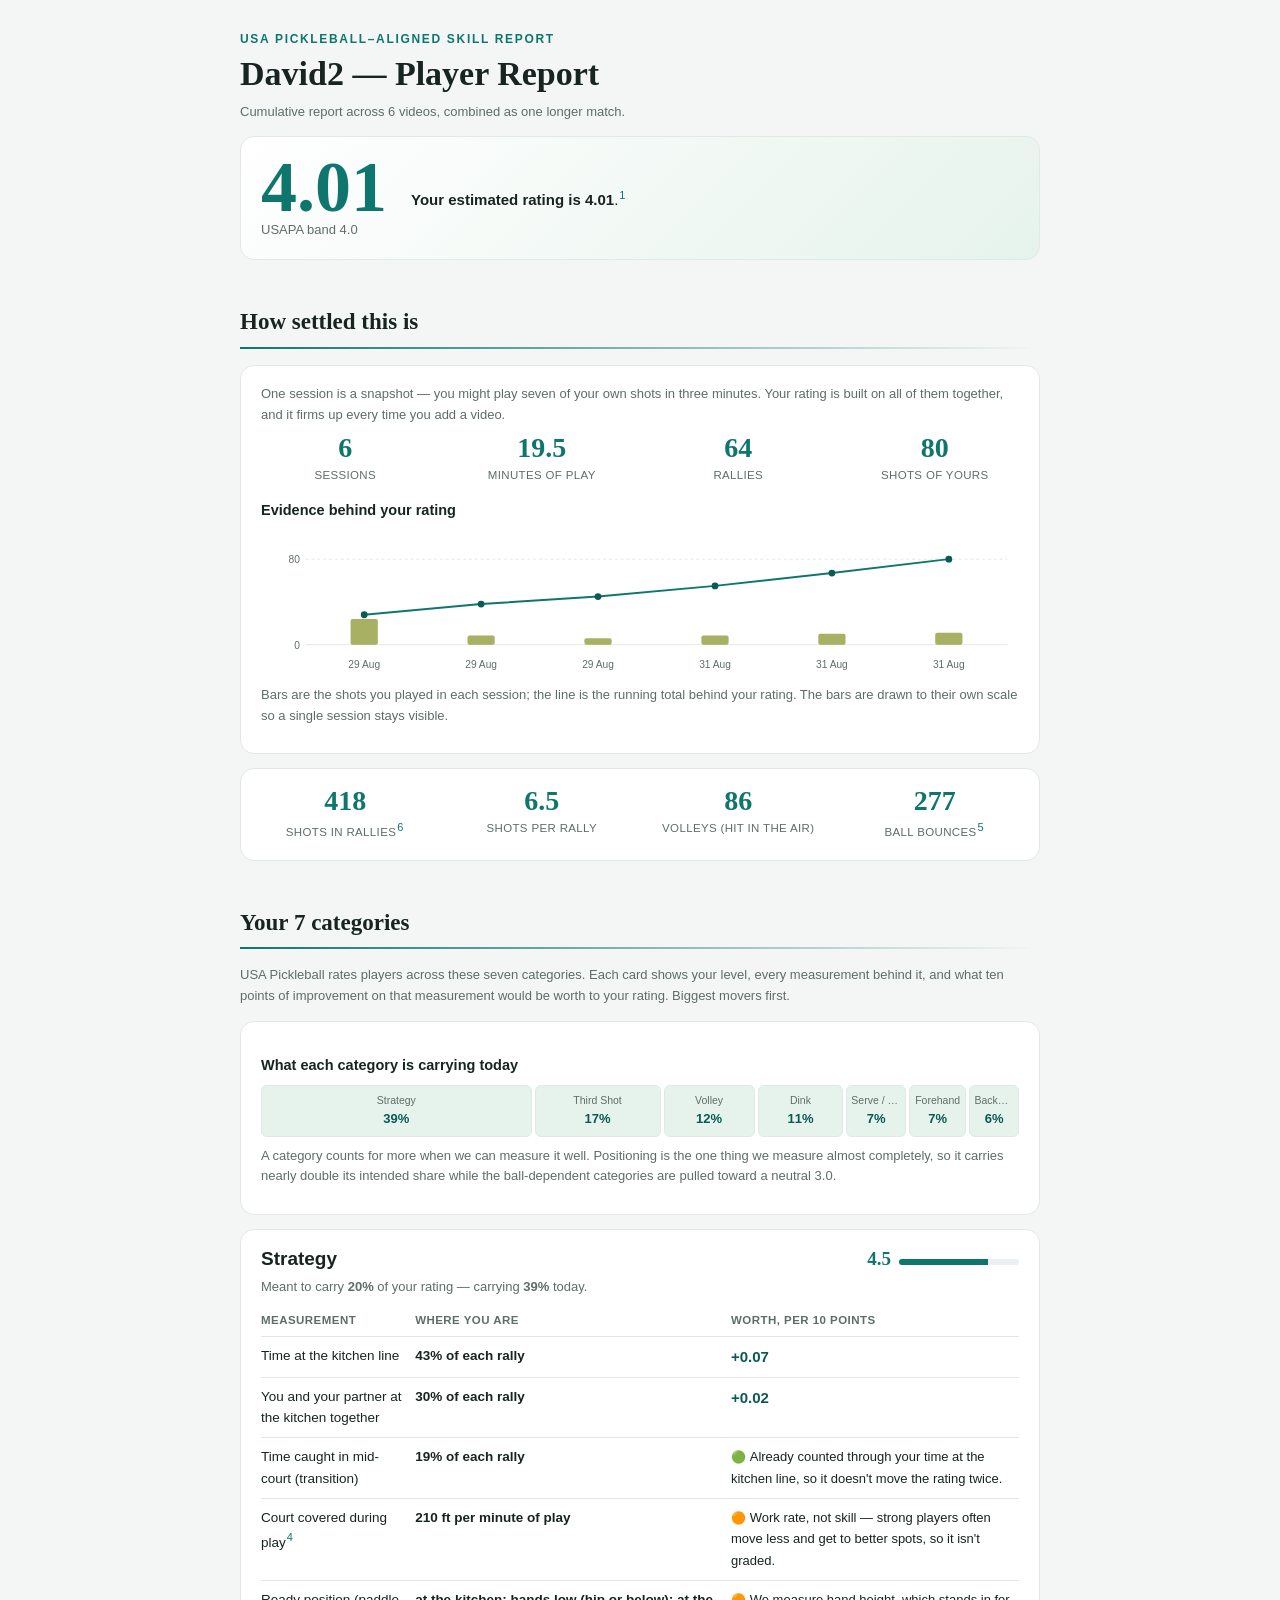
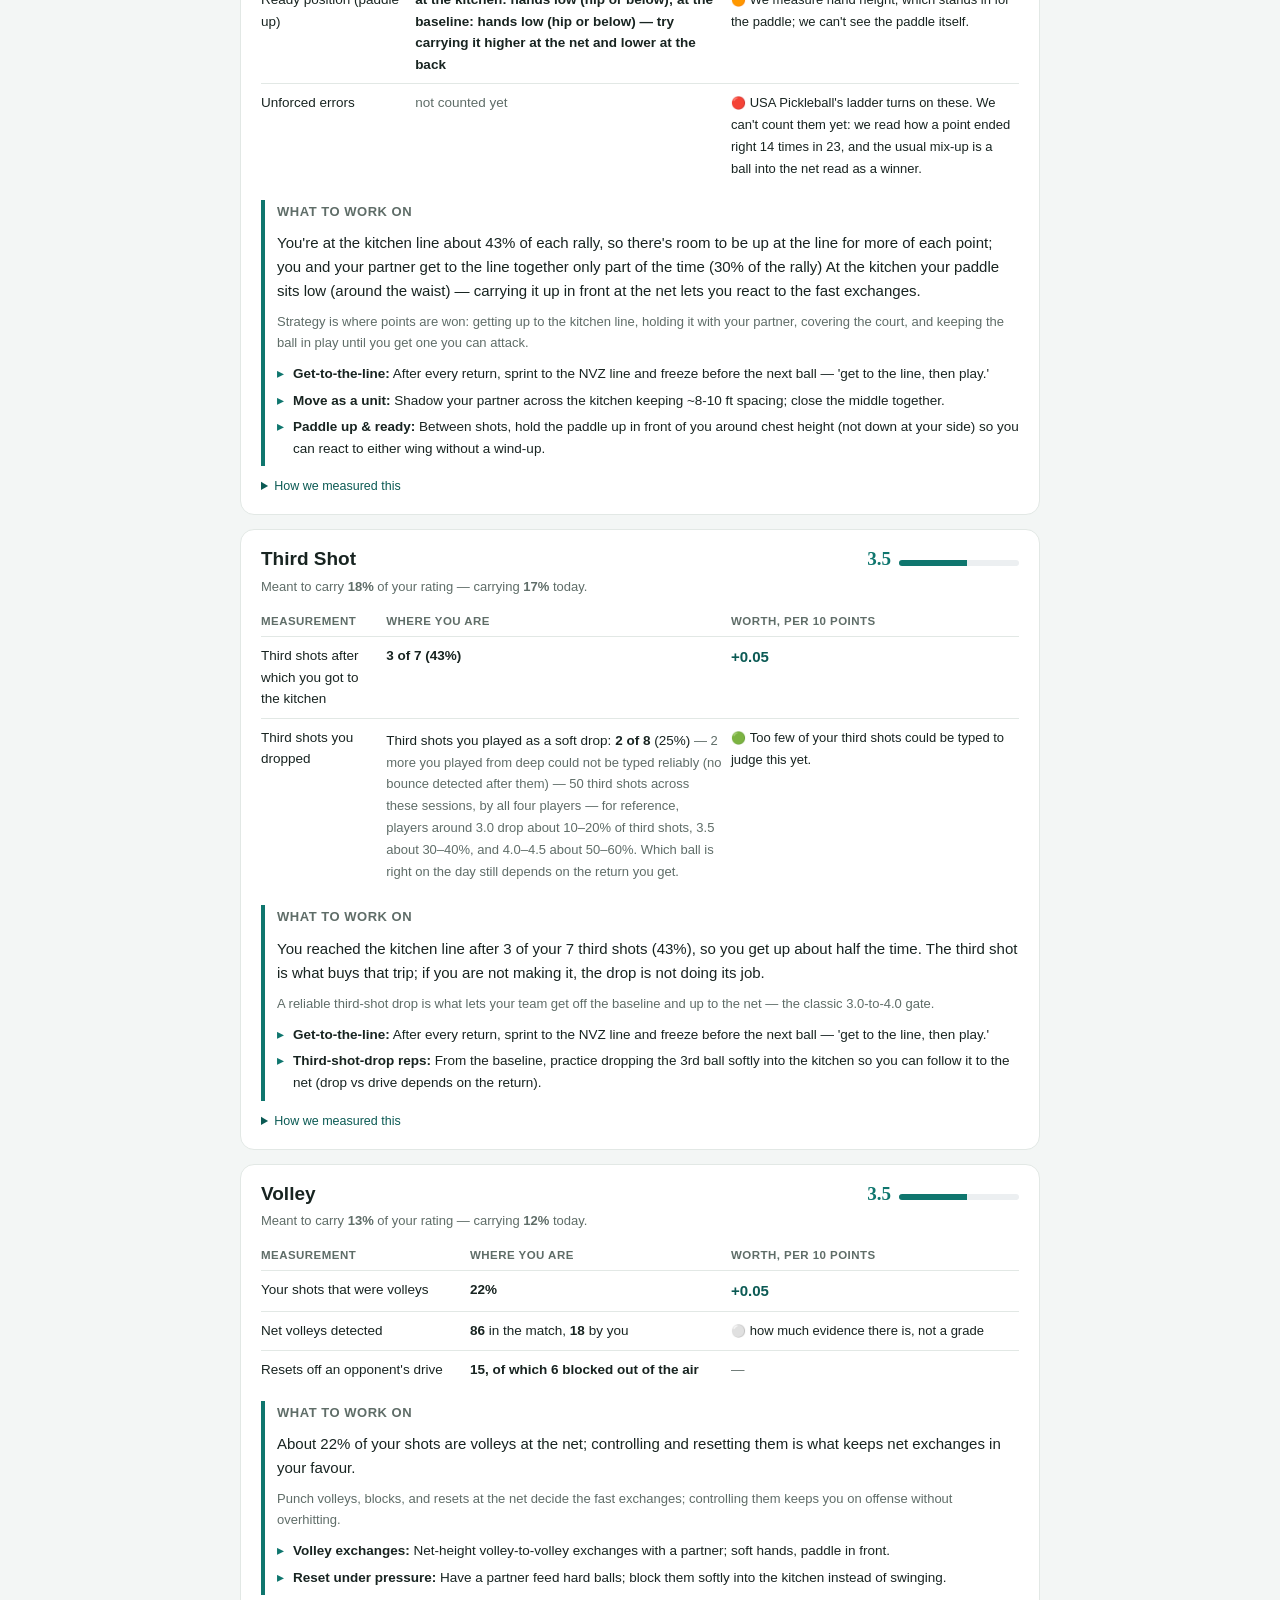
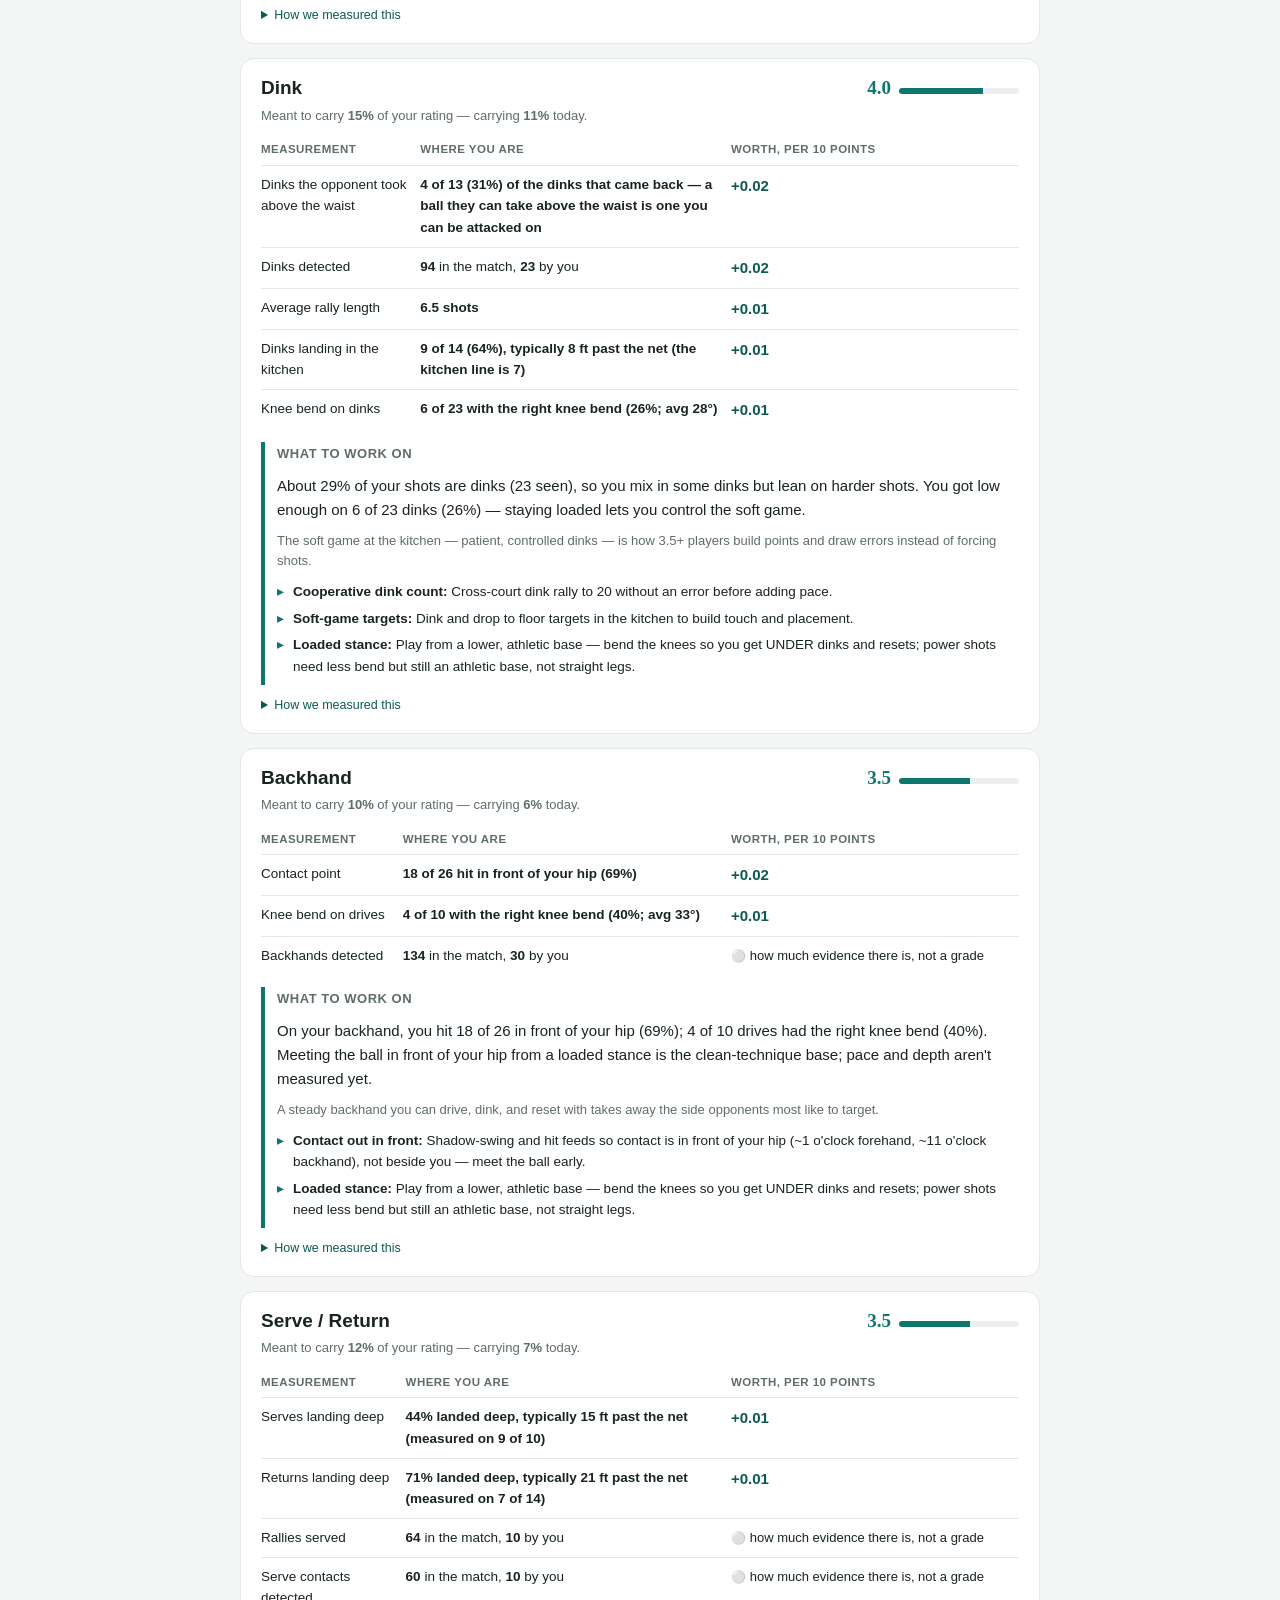
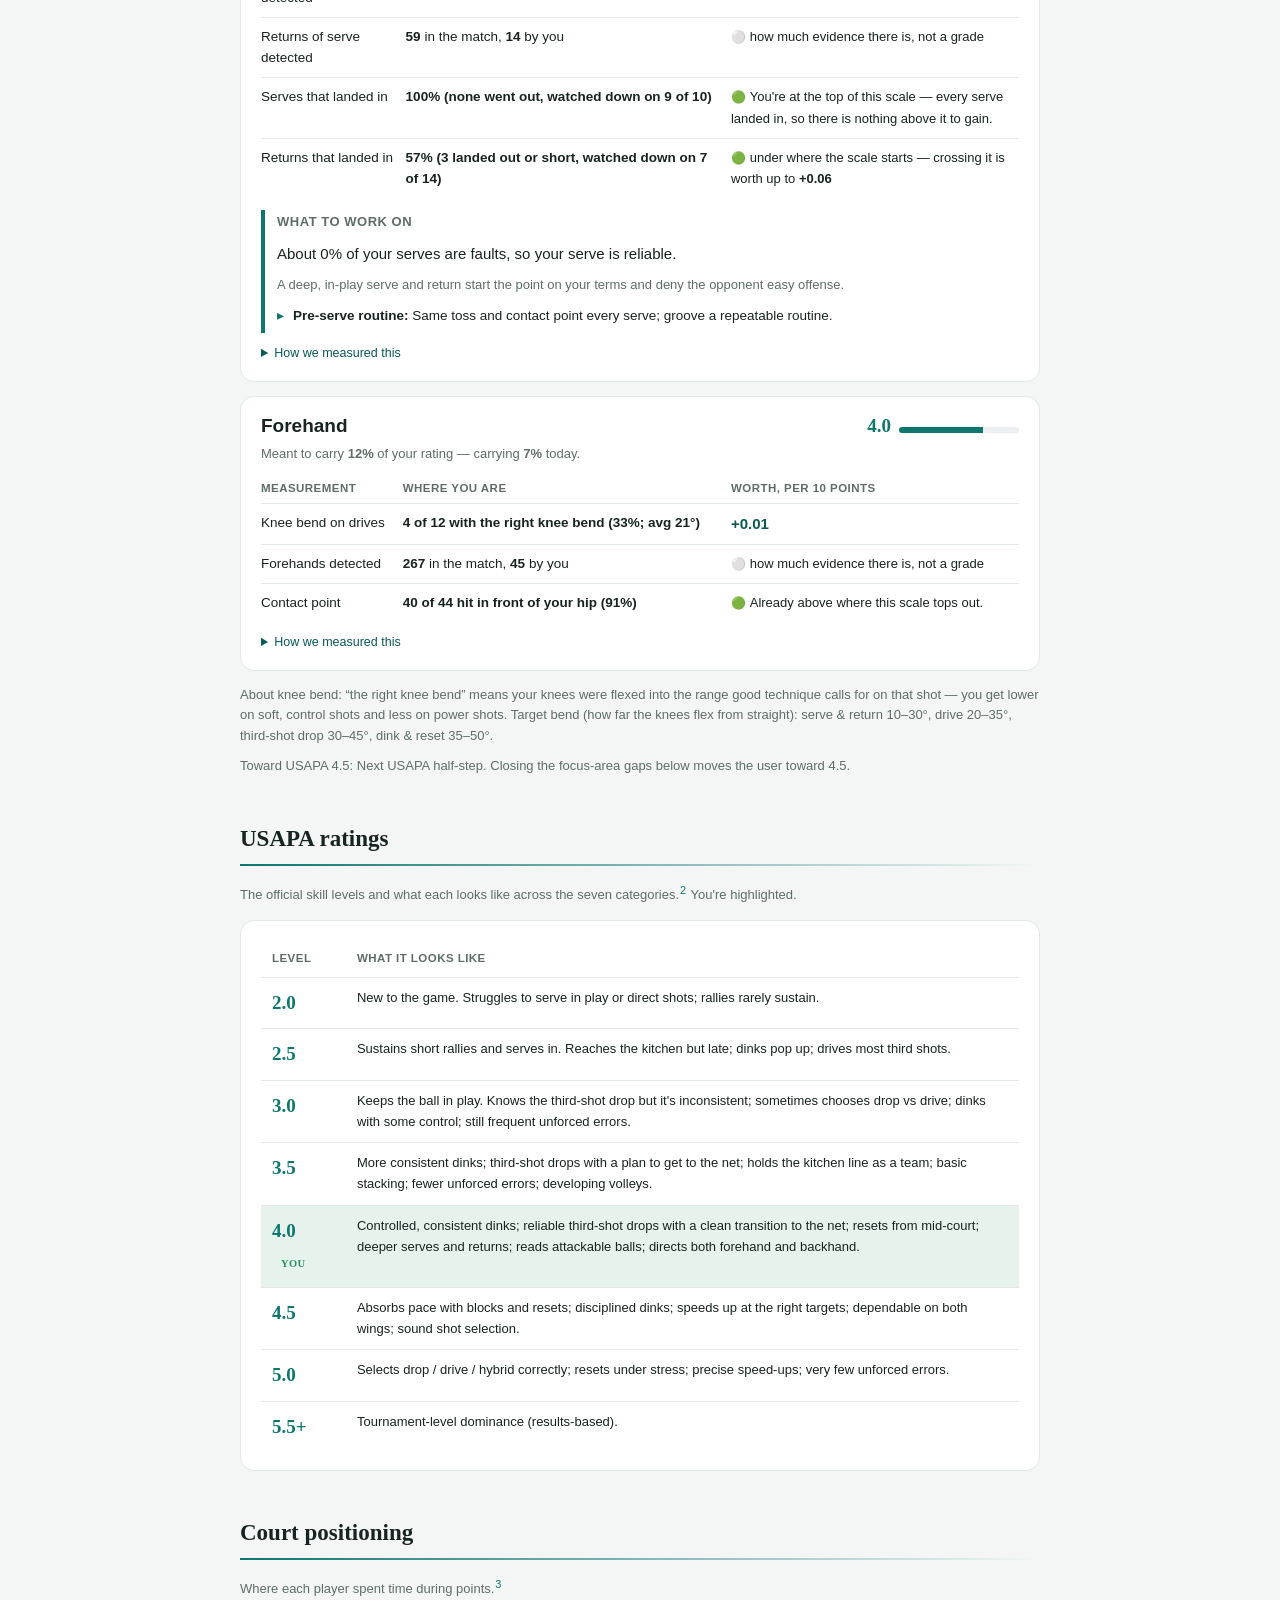
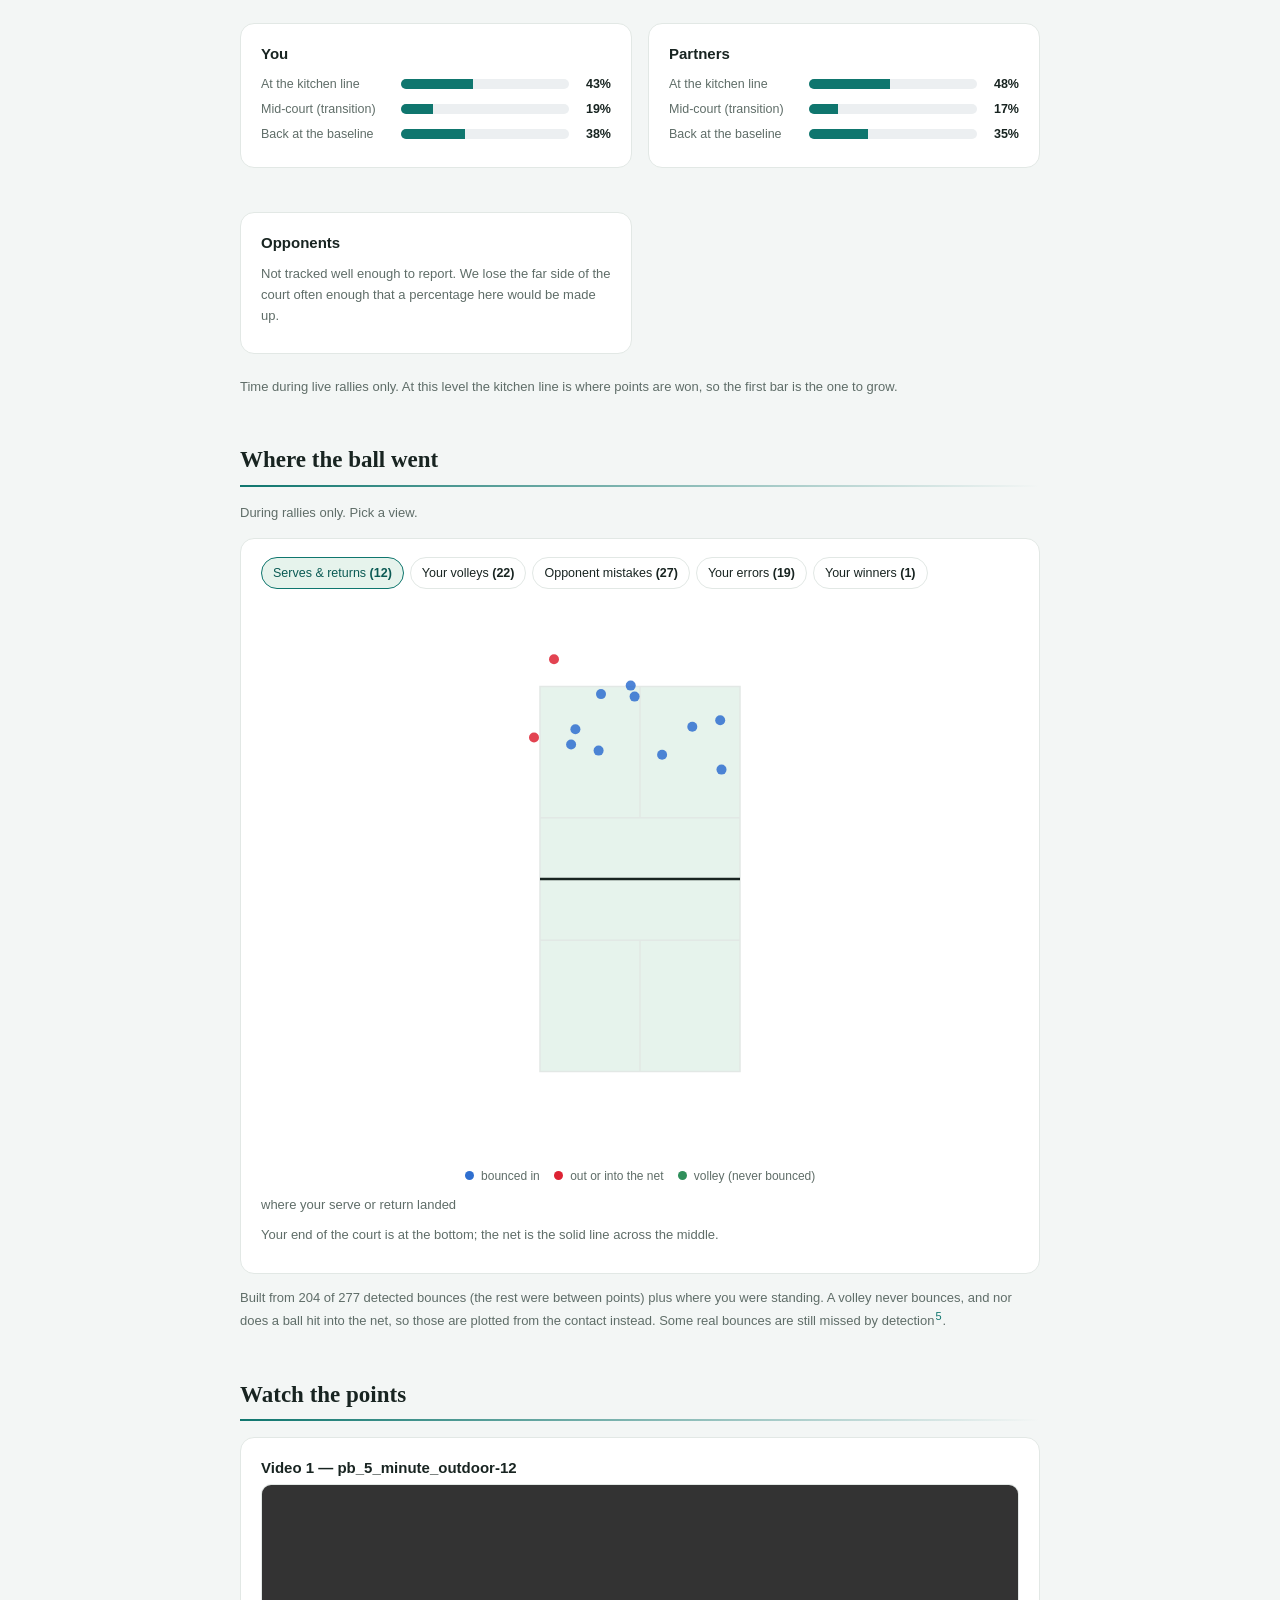
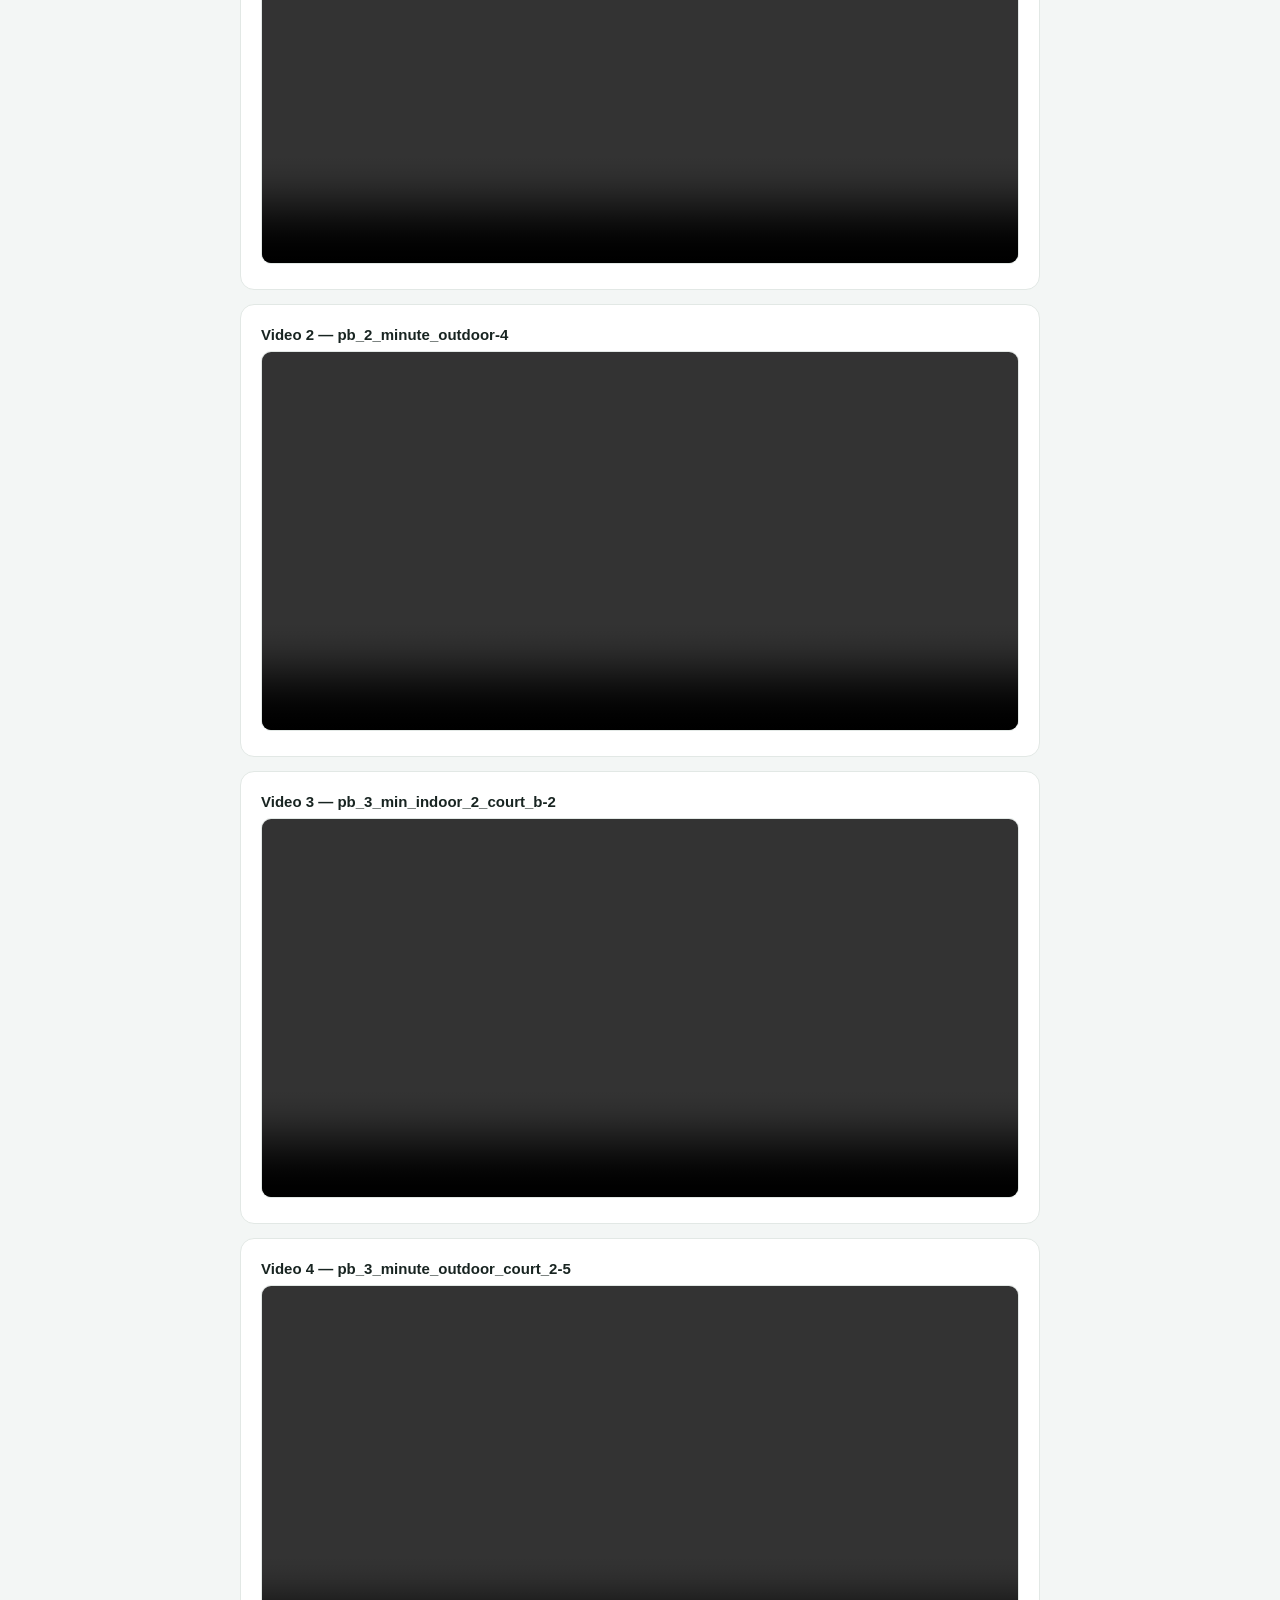
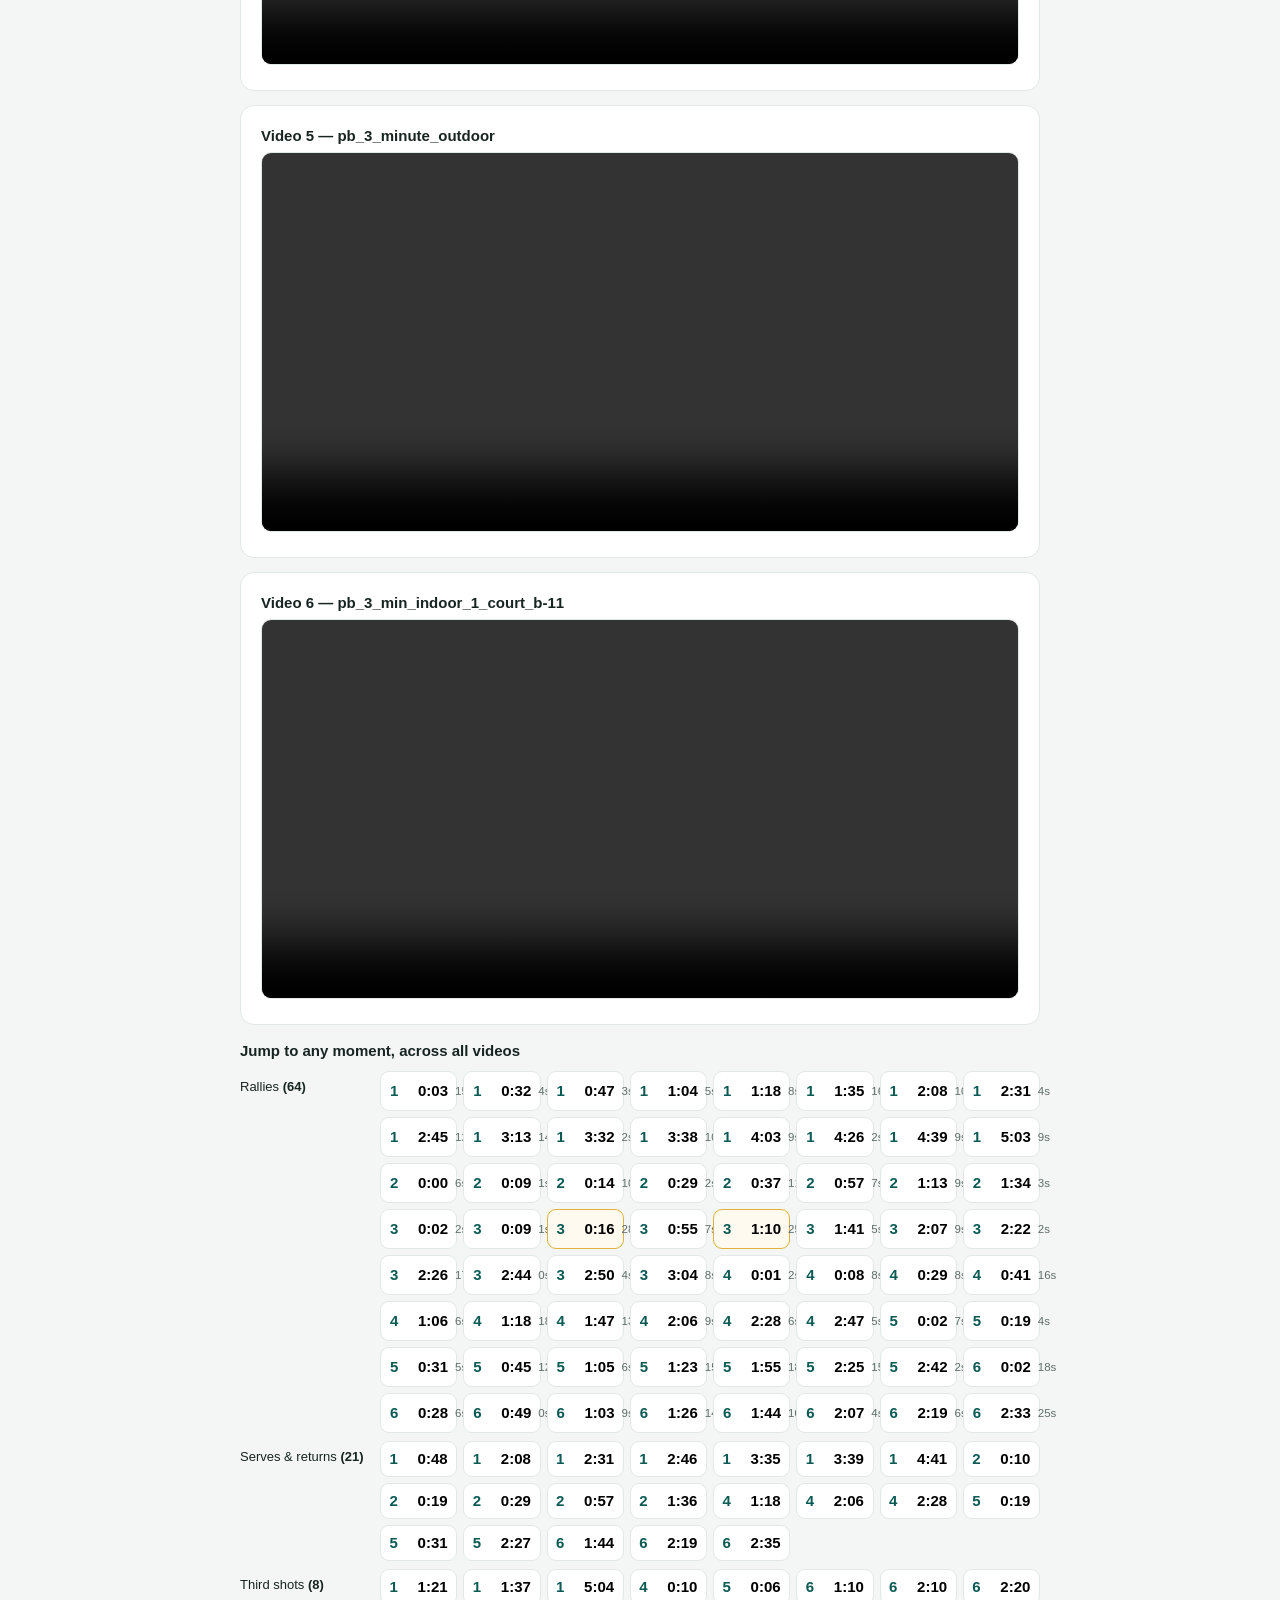
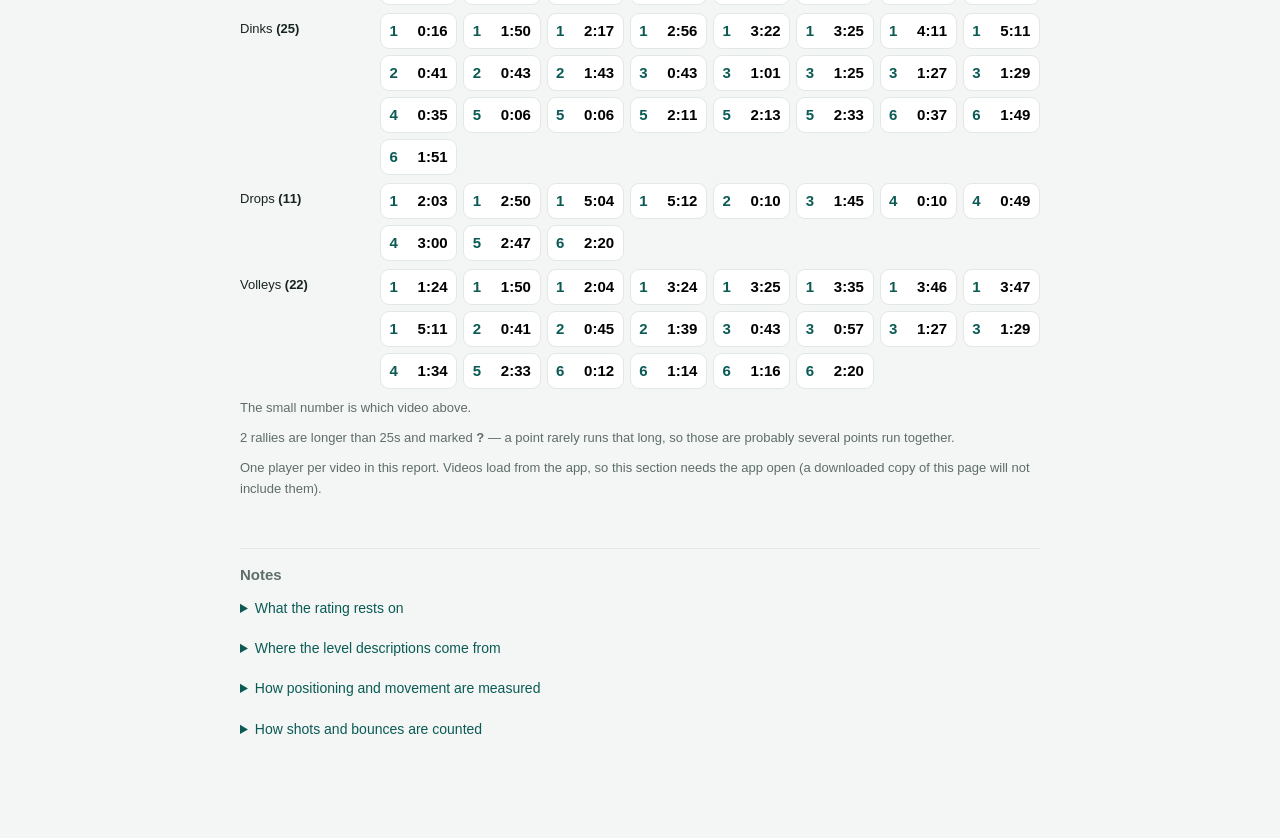
<file: UI and report/Your Pickleball Player Report new.html>
<!DOCTYPE html>
<!-- saved from url=(0086)file:///C:/Users/hochh/Pickleball-Analyzer-V2/data/_collections/david2/report_new.html -->
<html lang="en"><head><meta http-equiv="Content-Type" content="text/html; charset=UTF-8">
<meta name="viewport" content="width=device-width, initial-scale=1">
<title>Your Pickleball Player Report</title><style>
:root{
  --ground:#f3f6f5; --card:#ffffff; --ink:#182421; --muted:#5f6d68; --line:#e2e8e5;
  --court:#0f766e; --court-deep:#0b5a54; --ball:#8a962f;
  --measured:#2f8f5b; --measured-bg:#e6f3ec;
  --partial:#a9772a; --partial-bg:#f7efdd;
  --na:#6f7a83; --na-bg:#eceff1;
  --serif:"Iowan Old Style","Palatino Linotype",Palatino,"Book Antiqua",Georgia,serif;
  --sans:-apple-system,BlinkMacSystemFont,"Segoe UI",Roboto,Helvetica,Arial,sans-serif;
}
@media (prefers-color-scheme:dark){:root{
  --ground:#101614; --card:#182320; --ink:#e7ede9; --muted:#93a09a; --line:#26332e;
  --court:#3fb3a3; --court-deep:#57c3b3; --ball:#c3d05a;
  --measured:#5fc88e; --measured-bg:#12291f; --partial:#dcae54; --partial-bg:#2c2513;
  --na:#8b959c; --na-bg:#20282b; }}
:root[data-theme="dark"]{
  --ground:#101614; --card:#182320; --ink:#e7ede9; --muted:#93a09a; --line:#26332e;
  --court:#3fb3a3; --court-deep:#57c3b3; --ball:#c3d05a;
  --measured:#5fc88e; --measured-bg:#12291f; --partial:#dcae54; --partial-bg:#2c2513;
  --na:#8b959c; --na-bg:#20282b; }
:root[data-theme="light"]{
  --ground:#f3f6f5; --card:#ffffff; --ink:#182421; --muted:#5f6d68; --line:#e2e8e5;
  --court:#0f766e; --court-deep:#0b5a54; --ball:#8a962f;
  --measured:#2f8f5b; --measured-bg:#e6f3ec; --partial:#a9772a; --partial-bg:#f7efdd;
  --na:#6f7a83; --na-bg:#eceff1; }

*{box-sizing:border-box;}
body{margin:0;background:var(--ground);color:var(--ink);font-family:var(--sans);
  font-size:15px;line-height:1.6;-webkit-font-smoothing:antialiased;}
.wrap{max-width:840px;margin:0 auto;padding:30px 20px 90px;}
.eyebrow{font-size:12px;letter-spacing:.14em;text-transform:uppercase;color:var(--court);
  font-weight:600;margin:0 0 6px;}
h1{font-family:var(--serif);font-size:34px;line-height:1.1;margin:0;text-wrap:balance;font-weight:600;}
h2{font-family:var(--serif);font-size:23px;margin:44px 0 6px;font-weight:600;text-wrap:balance;}
.rule{height:2px;background:linear-gradient(90deg,var(--court),transparent);border:0;margin:6px 0 16px;}
h3{font-size:15px;margin:0 0 4px;}
p{margin:9px 0;} .muted{color:var(--muted);} .small{font-size:13px;}
.card{background:var(--card);border:1px solid var(--line);border-radius:14px;padding:18px 20px;margin:14px 0;}
.warn-card{border-left:5px solid #d98200;background:#fff8ec;}
.hero{display:flex;flex-wrap:wrap;gap:24px;align-items:center;
  background:linear-gradient(135deg,var(--card),var(--measured-bg));}
.score{font-family:var(--serif);font-size:72px;font-weight:600;line-height:.9;color:var(--court);
  font-variant-numeric:tabular-nums;}
.score sup{font-size:22px;color:var(--muted);font-weight:500;}
.hero-meta{flex:1;min-width:240px;}
.badge{display:inline-block;font-size:10.5px;font-weight:700;padding:3px 9px;border-radius:20px;
  letter-spacing:.04em;text-transform:uppercase;white-space:nowrap;}
.b-measured{color:var(--measured);background:var(--measured-bg);}
.b-partial{color:var(--partial);background:var(--partial-bg);}
.b-na{color:var(--na);background:var(--na-bg);}
table{width:100%;border-collapse:collapse;font-size:14px;}
th,td{text-align:left;padding:10px 11px;border-bottom:1px solid var(--line);vertical-align:top;}
th{color:var(--muted);font-weight:600;font-size:11.5px;text-transform:uppercase;letter-spacing:.04em;}
tbody tr:last-child td{border-bottom:0;}
.num{font-variant-numeric:tabular-nums;}
.stats{display:flex;flex-wrap:wrap;gap:10px 28px;justify-content:space-between;}
.stat{text-align:center;flex:1;min-width:90px;}
.stat-n{font-family:var(--serif);font-size:28px;font-weight:600;color:var(--court);line-height:1;}
.stat-l{font-size:11.5px;color:var(--muted);text-transform:uppercase;letter-spacing:.03em;margin-top:4px;}
.lvl{font-family:var(--serif);font-size:19px;font-weight:600;color:var(--court);}
.bar{height:6px;border-radius:4px;background:var(--na-bg);overflow:hidden;margin-top:6px;max-width:120px;}
.bar>i{display:block;height:100%;background:var(--court);}
.legend{display:flex;flex-wrap:wrap;gap:14px;font-size:12.5px;color:var(--muted);margin:10px 2px 0;}
.legend span{display:inline-flex;align-items:center;gap:6px;}
.sym{color:var(--court);font-size:14px;}
.metric{margin:3px 0;} .metric b{font-variant-numeric:tabular-nums;}
.el{display:inline-block;margin:2px 10px 2px 0;font-size:13px;white-space:nowrap;}
.el .planned{color:var(--muted);}
.grid2{display:grid;grid-template-columns:1fr 1fr;gap:16px;}
@media (max-width:640px){.grid2{grid-template-columns:1fr;}}
.hm{text-align:center;} .hm img{max-width:100%;border-radius:10px;border:1px solid var(--line);}
.ramp{height:12px;border-radius:6px;margin:6px auto 4px;max-width:220px;
  background:linear-gradient(90deg,#000,#420a68,#932667,#dd513a,#f3a712,#fcffa4);}
.focus{border-left:4px solid var(--court);}
.drill{font-size:13.5px;margin:5px 0;padding-left:16px;position:relative;}
.drill::before{content:"▸";position:absolute;left:0;color:var(--court);}
.here{background:var(--measured-bg);}
.scrollx{overflow-x:auto;}
sup a{color:var(--court);text-decoration:none;font-size:11px;padding:0 1px;}
.foot{color:var(--muted);font-size:12.5px;margin-top:48px;border-top:1px solid var(--line);padding-top:14px;}
.foot li{margin:5px 0;}
a{color:var(--court-deep);} .vid video{width:100%;border-radius:10px;border:1px solid var(--line);}
.points{display:grid;grid-template-columns:repeat(auto-fill,minmax(150px,1fr));gap:6px;margin:10px 0;}
.pt{display:flex;align-items:center;gap:7px;padding:7px 9px;border:1px solid var(--line);
background:#fff;border-radius:9px;cursor:pointer;font:inherit;text-align:left;}
.pt:hover{border-color:var(--court-deep);}
.pt-n{font-weight:700;min-width:1.4em;color:var(--court-deep);}
.pt-t{font-variant-numeric:tabular-nums;font-weight:600;}
.pt-d{font-size:11.5px;color:var(--muted);margin-left:auto;white-space:nowrap;}
.pt-long{border-color:#e0b23c;background:#fffaf0;}
.pt.pt-s{justify-content:center;padding:5px 8px;}
.shotrow{display:flex;gap:10px;align-items:flex-start;margin:8px 0;flex-wrap:wrap;}
.shotrow-l{min-width:130px;padding-top:6px;font-size:13px;}
.shotrow .points{flex:1;grid-template-columns:repeat(auto-fill,minmax(72px,1fr));margin:0;}

/* --- redesign (docs/REPORT_REDESIGN.md) --- */
h3.sub{font-size:14.5px;margin:14px 0 8px;font-weight:600;}
.eviz{width:100%;height:auto;display:block;margin:2px 0 4px;}
.eviz line{stroke:var(--line);stroke-width:1;}
.eviz .dash{stroke-dasharray:3 3;}
.eviz .ebar rect{fill:var(--ball);opacity:.75;}
.eviz .eline{fill:none;stroke:var(--court);stroke-width:2;stroke-linejoin:round;}
.eviz .edot circle{fill:var(--court-deep);}
.eviz text{font-size:10.5px;fill:var(--muted);font-family:var(--sans);}
.wstrip{display:flex;gap:3px;margin:6px 0 4px;}
.wseg{background:var(--measured-bg);border:1px solid var(--line);border-radius:6px;
  padding:6px 4px;text-align:center;min-width:0;overflow:hidden;}
.wlab{display:block;font-size:10.5px;color:var(--muted);white-space:nowrap;
  overflow:hidden;text-overflow:ellipsis;}
.wpct{display:block;font-weight:700;color:var(--court-deep);font-size:13px;}
.cat{padding-top:14px;}
.cat-head{display:flex;align-items:center;gap:14px;flex-wrap:wrap;}
.cat-head h3{margin:0;font-size:19px;}
.cat-lvl{display:flex;align-items:center;gap:8px;margin-left:auto;}
.cat-lvl .bar{width:120px;}
.cat-w{margin:2px 0 8px;}
table.cat-t{width:100%;border-collapse:collapse;}
table.cat-t th{font-size:11.5px;text-transform:uppercase;letter-spacing:.04em;
  color:var(--muted);text-align:left;font-weight:600;border-bottom:1px solid var(--line);
  padding:6px 8px 6px 0;}
table.cat-t td{padding:8px 8px 8px 0;border-bottom:1px solid var(--line);
  vertical-align:top;font-size:13.5px;}
table.cat-t td:last-child{width:38%;}
.worth{color:var(--court-deep);font-variant-numeric:tabular-nums;font-size:15px;}
.bk{font-size:12px;}
.coach{border-left:4px solid var(--court);padding:2px 0 2px 12px;margin:12px 0 4px;}
.coach h4{margin:0 0 4px;font-size:13px;text-transform:uppercase;letter-spacing:.04em;
  color:var(--muted);}
details.how,details.note{margin:10px 0 0;}
details.how>summary,details.note>summary{cursor:pointer;font-size:12.5px;color:var(--court-deep);}
details.note>summary{font-size:14px;margin:8px 0;}
.zone h3{margin:0 0 8px;font-size:15px;}
.zrow{display:flex;align-items:center;gap:8px;margin:5px 0;}
.zl{font-size:12.5px;min-width:132px;color:var(--muted);}
.zbar{flex:1;height:10px;background:var(--na-bg);border-radius:5px;overflow:hidden;}
.zbar>i{display:block;height:100%;background:var(--court);}
.zp{font-size:12.5px;font-weight:700;min-width:34px;text-align:right;}
.bvbar{display:flex;flex-wrap:wrap;gap:6px;margin-bottom:10px;}
.bvb{border:1px solid var(--line);background:var(--card);color:var(--ink);border-radius:999px;
  padding:5px 11px;font:inherit;font-size:12.5px;cursor:pointer;}
.bvb.on{border-color:var(--court);background:var(--measured-bg);color:var(--court-deep);}
.bvsvg{display:block;margin:0 auto;max-width:320px;width:100%;height:auto;}
.bvsvg .bv-layer{display:none;} .bvsvg .bv-layer.on{display:inline;}
.bvsvg .ct{fill:var(--measured-bg);stroke:var(--line);stroke-width:1.5;}
.bvsvg .net{stroke:var(--ink);stroke-width:2.5;}
.bvsvg .kl{stroke:var(--line);stroke-width:1.5;}
.bvsvg .m-bounce{fill:#2f6fd0;opacity:.85;}
.bvsvg .m-out{fill:#d23;opacity:.85;}
.bvsvg .m-volley{fill:#2f8f5b;opacity:.85;}
.bvlegend{display:flex;gap:14px;flex-wrap:wrap;font-size:12px;color:var(--muted);
  justify-content:center;margin-top:8px;}
.bvlegend i{display:inline-block;width:9px;height:9px;border-radius:50%;margin-right:4px;}
.bvlegend i.m-bounce{background:#2f6fd0;} .bvlegend i.m-out{background:#d23;}
.bvlegend i.m-volley{background:#2f8f5b;}
@media (max-width:560px){
  .cat-lvl{margin-left:0;} .wlab{display:none;} .zl{min-width:96px;}
  table.cat-t td:last-child{width:auto;}
}
</style></head>
<body><div class="wrap">
<p class="eyebrow">USA Pickleball–aligned skill report</p>
<h1>David2 — Player Report</h1>
<p class="muted small">Cumulative report across 6 videos, combined as one longer match.</p>
<div class="card hero">
<div><div class="score">4.01</div><div class="muted small">USAPA band 4.0</div></div>
<div class="hero-meta">
<p style="margin-top:0;margin-bottom:0"><b>Your estimated rating is 4.01</b>.<sup><a href="file:///C:/Users/hochh/Pickleball-Analyzer-V2/data/_collections/david2/report_new.html#fn1">1</a></sup></p>
</div></div>
<h2>How settled this is</h2><hr class="rule">
<div class="card">
<p class="muted small" style="margin-top:0">One session is a snapshot — you might play seven of your own shots in three minutes. Your rating is built on all of them together, and it firms up every time you add a video.</p>
<div class="stats">
<div class="stat"><div class="stat-n num">6</div><div class="stat-l">Sessions</div></div>
<div class="stat"><div class="stat-n num">19.5</div><div class="stat-l">Minutes of play</div></div>
<div class="stat"><div class="stat-n num">64</div><div class="stat-l">Rallies</div></div>
<div class="stat"><div class="stat-n num">80</div><div class="stat-l">Shots of yours</div></div>
</div>
<h3 class="sub">Evidence behind your rating</h3>
<svg viewBox="0 0 780 150" class="eviz" role="img" aria-label="Your shots measured, session by session, accumulating to 80"><line x1="46" y1="118" x2="768" y2="118"></line><line x1="46" y1="30" x2="768" y2="30" class="dash"></line><text x="40" y="122" text-anchor="end" class="ax">0</text><text x="40" y="34" text-anchor="end" class="ax">80</text><g class="ebar"><rect x="92.2" y="91.6" width="28" height="26.4" rx="2"></rect><rect x="212.5" y="108.6" width="28" height="9.4" rx="2"></rect><rect x="332.8" y="111.4" width="28" height="6.6" rx="2"></rect><rect x="453.2" y="108.6" width="28" height="9.4" rx="2"></rect><rect x="573.5" y="106.7" width="28" height="11.3" rx="2"></rect><rect x="693.8" y="105.7" width="28" height="12.3" rx="2"></rect></g><polyline class="eline" points="106.2,87.2 226.5,76.2 346.8,68.5 467.2,57.5 587.5,44.3 707.8,30.0"></polyline><g class="edot"><circle cx="106.2" cy="87.2" r="3.5"></circle><circle cx="226.5" cy="76.2" r="3.5"></circle><circle cx="346.8" cy="68.5" r="3.5"></circle><circle cx="467.2" cy="57.5" r="3.5"></circle><circle cx="587.5" cy="44.3" r="3.5"></circle><circle cx="707.8" cy="30.0" r="3.5"></circle></g><g class="ax"><text x="106.2" y="142" text-anchor="middle">29 Aug</text><text x="226.5" y="142" text-anchor="middle">29 Aug</text><text x="346.8" y="142" text-anchor="middle">29 Aug</text><text x="467.2" y="142" text-anchor="middle">31 Aug</text><text x="587.5" y="142" text-anchor="middle">31 Aug</text><text x="707.8" y="142" text-anchor="middle">31 Aug</text></g></svg>
<p class="small muted">Bars are the shots you played in each session; the line is the running total behind your rating. The bars are drawn to their own scale so a single session stays visible.</p>
</div>
<div class="card"><div class="stats">
<div class="stat"><div class="stat-n num">418</div><div class="stat-l">Shots in rallies<sup><a href="file:///C:/Users/hochh/Pickleball-Analyzer-V2/data/_collections/david2/report_new.html#fn6">6</a></sup></div></div>
<div class="stat"><div class="stat-n num">6.5</div><div class="stat-l">Shots per rally</div></div>
<div class="stat"><div class="stat-n num">86</div><div class="stat-l">Volleys (hit in the air)</div></div>
<div class="stat"><div class="stat-n num">277</div><div class="stat-l">Ball bounces<sup><a href="file:///C:/Users/hochh/Pickleball-Analyzer-V2/data/_collections/david2/report_new.html#fn5">5</a></sup></div></div>
</div></div>
<h2>Your 7 categories</h2><hr class="rule">
<p class="muted small">USA Pickleball rates players across these seven categories. Each card shows your level, every measurement behind it, and what ten points of improvement on that measurement would be worth to your rating. Biggest movers first.</p>
<div class="card"><h3 class="sub">What each category is carrying today</h3><div class="wstrip">
<div class="wseg" style="flex:38.9" title="Strategy: meant 20%, carrying 39%"><span class="wlab">Strategy</span><span class="wpct num">39%</span></div>
<div class="wseg" style="flex:17.3" title="Third Shot: meant 18%, carrying 17%"><span class="wlab">Third Shot</span><span class="wpct num">17%</span></div>
<div class="wseg" style="flex:12.1" title="Volley: meant 13%, carrying 12%"><span class="wlab">Volley</span><span class="wpct num">12%</span></div>
<div class="wseg" style="flex:11.3" title="Dink: meant 15%, carrying 11%"><span class="wlab">Dink</span><span class="wpct num">11%</span></div>
<div class="wseg" style="flex:7.4" title="Serve / Return: meant 12%, carrying 7%"><span class="wlab">Serve / Return</span><span class="wpct num">7%</span></div>
<div class="wseg" style="flex:7.1" title="Forehand: meant 12%, carrying 7%"><span class="wlab">Forehand</span><span class="wpct num">7%</span></div>
<div class="wseg" style="flex:5.9" title="Backhand: meant 10%, carrying 6%"><span class="wlab">Backhand</span><span class="wpct num">6%</span></div>
</div><p class="small muted">A category counts for more when we can measure it well. Positioning is the one thing we measure almost completely, so it carries nearly double its intended share while the ball-dependent categories are pulled toward a neutral 3.0.</p></div>
<div class="card cat">
<div class="cat-head">
<h3>Strategy</h3>
<div class="cat-lvl"><span class="lvl num">4.5</span><div class="bar"><i style="width:74%"></i></div></div>
</div>
<p class="small muted cat-w">Meant to carry <b>20%</b> of your rating — carrying <b>39%</b> today.</p>
<div class="scrollx"><table class="cat-t"><thead><tr><th>Measurement</th><th>Where you are</th><th>Worth, per 10 points</th></tr></thead><tbody>
<tr><td>Time at the kitchen line</td><td><b>43% of each rally</b></td><td><b class="worth">+0.07</b></td></tr>
<tr><td>You and your partner at the kitchen together</td><td><b>30% of each rally</b></td><td><b class="worth">+0.02</b></td></tr>
<tr><td>Time caught in mid-court (transition)</td><td><b>19% of each rally</b></td><td><span class="bk" title="Nothing to gain right now">🟢</span> <span class="small">Already counted through your time at the kitchen line, so it doesn't move the rating twice.</span></td></tr>
<tr><td>Court covered during play<sup><a href="file:///C:/Users/hochh/Pickleball-Analyzer-V2/data/_collections/david2/report_new.html#fn4">4</a></sup></td><td><b>210 ft per minute of play</b></td><td><span class="bk" title="What we have is a stand-in">🟠</span> <span class="small">Work rate, not skill — strong players often move less and get to better spots, so it isn't graded.</span></td></tr>
<tr><td>Ready position (paddle up)</td><td><b>at the kitchen: hands low (hip or below); at the baseline: hands low (hip or below) — try carrying it higher at the net and lower at the back</b></td><td><span class="bk" title="What we have is a stand-in">🟠</span> <span class="small">We measure hand height, which stands in for the paddle; we can't see the paddle itself.</span></td></tr>
<tr><td>Unforced errors</td><td><span class="muted">not counted yet</span></td><td><span class="bk" title="USA Pickleball rates it, we can&#39;t see it yet">🔴</span> <span class="small">USA Pickleball's ladder turns on these. We can't count them yet: we read how a point ended right 14 times in 23, and the usual mix-up is a ball into the net read as a winner.</span></td></tr>
</tbody></table></div>
<div class="coach"><h4>What to work on</h4>
<p>You're at the kitchen line about 43% of each rally, so there's room to be up at the line for more of each point; you and your partner get to the line together only part of the time (30% of the rally) At the kitchen your paddle sits low (around the waist) — carrying it up in front at the net lets you react to the fast exchanges.</p>
<p class="small muted">Strategy is where points are won: getting up to the kitchen line, holding it with your partner, covering the court, and keeping the ball in play until you get one you can attack.</p>
<div class="drill"><b>Get-to-the-line:</b> After every return, sprint to the NVZ line and freeze before the next ball — 'get to the line, then play.'</div>
<div class="drill"><b>Move as a unit:</b> Shadow your partner across the kitchen keeping ~8-10 ft spacing; close the middle together.</div>
<div class="drill"><b>Paddle up &amp; ready:</b> Between shots, hold the paddle up in front of you around chest height (not down at your side) so you can react to either wing without a wind-up.</div>
</div>
<details class="how"><summary>How we measured this</summary>
<p class="small muted">What USA Pickleball rates in this category, and how much of it we can see: <span class="sym">●</span> measured now · <span class="sym">◐</span> a stand-in · <span class="sym">○</span> not yet.</p>
<p class="small"><span class="el"><span class="sym">●</span> <span class="">Kitchen-line positioning</span></span><span class="el"><span class="sym">●</span> <span class="">Moving as a team</span></span><span class="el"><span class="sym">●</span> <span class="">Court coverage &amp; movement</span></span><span class="el"><span class="sym">●</span> <span class="">Ready position (paddle up)</span></span><span class="el"><span class="sym">○</span> <span class="planned">Stacking</span></span><span class="el"><span class="sym">○</span> <span class="planned">Targeting weakness</span></span><span class="el"><span class="sym">○</span> <span class="planned">Resets under pressure</span></span><span class="el"><span class="sym">○</span> <span class="planned">Unforced errors</span></span></p>
<p class="small muted">Measurement coverage for this category: 98%. "Worth" is measured by nudging one number and re-running the real scorer, so it already accounts for how much we can see here.</p>
</details></div>
<div class="card cat">
<div class="cat-head">
<h3>Third Shot</h3>
<div class="cat-lvl"><span class="lvl num">3.5</span><div class="bar"><i style="width:57%"></i></div></div>
</div>
<p class="small muted cat-w">Meant to carry <b>18%</b> of your rating — carrying <b>17%</b> today.</p>
<div class="scrollx"><table class="cat-t"><thead><tr><th>Measurement</th><th>Where you are</th><th>Worth, per 10 points</th></tr></thead><tbody>
<tr><td>Third shots after which you got to the kitchen</td><td><b>3 of 7 (43%)</b></td><td><b class="worth">+0.05</b></td></tr>
<tr><td>Third shots you dropped</td><td><div class="metric">Third shots you played as a soft drop: <b>2 of 8</b> (25%) <span class="muted small">— 2 more you played from deep could not be typed reliably (no bounce detected after them)</span> <span class="muted small">— 50 third shots across these sessions, by all four players</span> <span class="muted small">— for reference, players around 3.0 drop about 10–20% of third shots, 3.5 about 30–40%, and 4.0–4.5 about 50–60%. Which ball is right on the day still depends on the return you get.</span></div></td><td><span class="bk" title="Nothing to gain right now">🟢</span> <span class="small">Too few of your third shots could be typed to judge this yet.</span></td></tr>
</tbody></table></div>
<div class="coach"><h4>What to work on</h4>
<p>You reached the kitchen line after 3 of your 7 third shots (43%), so you get up about half the time. The third shot is what buys that trip; if you are not making it, the drop is not doing its job.</p>
<p class="small muted">A reliable third-shot drop is what lets your team get off the baseline and up to the net — the classic 3.0-to-4.0 gate.</p>
<div class="drill"><b>Get-to-the-line:</b> After every return, sprint to the NVZ line and freeze before the next ball — 'get to the line, then play.'</div>
<div class="drill"><b>Third-shot-drop reps:</b> From the baseline, practice dropping the 3rd ball softly into the kitchen so you can follow it to the net (drop vs drive depends on the return).</div>
</div>
<details class="how"><summary>How we measured this</summary>
<p class="small muted">What USA Pickleball rates in this category, and how much of it we can see: <span class="sym">●</span> measured now · <span class="sym">◐</span> a stand-in · <span class="sym">○</span> not yet.</p>
<p class="small"><span class="el"><span class="sym">●</span> <span class="">How often you play the 3rd shot</span></span><span class="el"><span class="sym">◐</span> <span class="">Drop-vs-drive choice</span></span><span class="el"><span class="sym">●</span> <span class="">Transition success</span></span><span class="el"><span class="sym">○</span> <span class="planned">Drop landing depth</span></span></p>
<p class="small muted">Measurement coverage for this category: 48%. "Worth" is measured by nudging one number and re-running the real scorer, so it already accounts for how much we can see here.</p>
</details></div>
<div class="card cat">
<div class="cat-head">
<h3>Volley</h3>
<div class="cat-lvl"><span class="lvl num">3.5</span><div class="bar"><i style="width:57%"></i></div></div>
</div>
<p class="small muted cat-w">Meant to carry <b>13%</b> of your rating — carrying <b>12%</b> today.</p>
<div class="scrollx"><table class="cat-t"><thead><tr><th>Measurement</th><th>Where you are</th><th>Worth, per 10 points</th></tr></thead><tbody>
<tr><td>Your shots that were volleys</td><td><b>22%</b></td><td><b class="worth">+0.05</b></td></tr>
<tr><td>Net volleys detected</td><td><b>86</b> in the match, <b>18</b> by you</td><td><span class="bk" title="Context, not a skill grade">⚪</span> <span class="small">how much evidence there is, not a grade</span></td></tr>
<tr><td>Resets off an opponent's drive</td><td><b>15, of which 6 blocked out of the air</b></td><td><span class="muted">—</span></td></tr>
</tbody></table></div>
<div class="coach"><h4>What to work on</h4>
<p>About 22% of your shots are volleys at the net; controlling and resetting them is what keeps net exchanges in your favour.</p>
<p class="small muted">Punch volleys, blocks, and resets at the net decide the fast exchanges; controlling them keeps you on offense without overhitting.</p>
<div class="drill"><b>Volley exchanges:</b> Net-height volley-to-volley exchanges with a partner; soft hands, paddle in front.</div>
<div class="drill"><b>Reset under pressure:</b> Have a partner feed hard balls; block them softly into the kitchen instead of swinging.</div>
</div>
<details class="how"><summary>How we measured this</summary>
<p class="small muted">What USA Pickleball rates in this category, and how much of it we can see: <span class="sym">●</span> measured now · <span class="sym">◐</span> a stand-in · <span class="sym">○</span> not yet.</p>
<p class="small"><span class="el"><span class="sym">◐</span> <span class="">How often you volley at the net</span></span><span class="el"><span class="sym">●</span> <span class="">Block / reset</span></span><span class="el"><span class="sym">○</span> <span class="planned">Put-aways</span></span><span class="el"><span class="sym">○</span> <span class="planned">Speed-ups &amp; counters</span></span></p>
<p class="small muted">Measurement coverage for this category: 47%. "Worth" is measured by nudging one number and re-running the real scorer, so it already accounts for how much we can see here.</p>
</details></div>
<div class="card cat">
<div class="cat-head">
<h3>Dink</h3>
<div class="cat-lvl"><span class="lvl num">4.0</span><div class="bar"><i style="width:70%"></i></div></div>
</div>
<p class="small muted cat-w">Meant to carry <b>15%</b> of your rating — carrying <b>11%</b> today.</p>
<div class="scrollx"><table class="cat-t"><thead><tr><th>Measurement</th><th>Where you are</th><th>Worth, per 10 points</th></tr></thead><tbody>
<tr><td>Dinks the opponent took above the waist</td><td><b>4 of 13 (31%) of the dinks that came back — a ball they can take above the waist is one you can be attacked on</b></td><td><b class="worth">+0.02</b></td></tr>
<tr><td>Dinks detected</td><td><b>94</b> in the match, <b>23</b> by you</td><td><b class="worth">+0.02</b></td></tr>
<tr><td>Average rally length</td><td><b>6.5 shots</b></td><td><b class="worth">+0.01</b></td></tr>
<tr><td>Dinks landing in the kitchen</td><td><b>9 of 14 (64%), typically 8 ft past the net (the kitchen line is 7)</b></td><td><b class="worth">+0.01</b></td></tr>
<tr><td>Knee bend on dinks</td><td><b>6 of 23 with the right knee bend (26%; avg 28°)</b></td><td><b class="worth">+0.01</b></td></tr>
</tbody></table></div>
<div class="coach"><h4>What to work on</h4>
<p>About 29% of your shots are dinks (23 seen), so you mix in some dinks but lean on harder shots. You got low enough on 6 of 23 dinks (26%) — staying loaded lets you control the soft game.</p>
<p class="small muted">The soft game at the kitchen — patient, controlled dinks — is how 3.5+ players build points and draw errors instead of forcing shots.</p>
<div class="drill"><b>Cooperative dink count:</b> Cross-court dink rally to 20 without an error before adding pace.</div>
<div class="drill"><b>Soft-game targets:</b> Dink and drop to floor targets in the kitchen to build touch and placement.</div>
<div class="drill"><b>Loaded stance:</b> Play from a lower, athletic base — bend the knees so you get UNDER dinks and resets; power shots need less bend but still an athletic base, not straight legs.</div>
</div>
<details class="how"><summary>How we measured this</summary>
<p class="small muted">What USA Pickleball rates in this category, and how much of it we can see: <span class="sym">●</span> measured now · <span class="sym">◐</span> a stand-in · <span class="sym">○</span> not yet.</p>
<p class="small"><span class="el"><span class="sym">◐</span> <span class="">How much you dink</span></span><span class="el"><span class="sym">◐</span> <span class="">Dink-rally length</span></span><span class="el"><span class="sym">●</span> <span class="">Knee bend (staying low)</span></span><span class="el"><span class="sym">●</span> <span class="">Depth control</span></span><span class="el"><span class="sym">●</span> <span class="">Pop-ups</span></span></p>
<p class="small muted">Measurement coverage for this category: 38%. "Worth" is measured by nudging one number and re-running the real scorer, so it already accounts for how much we can see here.</p>
</details></div>
<div class="card cat">
<div class="cat-head">
<h3>Backhand</h3>
<div class="cat-lvl"><span class="lvl num">3.5</span><div class="bar"><i style="width:59%"></i></div></div>
</div>
<p class="small muted cat-w">Meant to carry <b>10%</b> of your rating — carrying <b>6%</b> today.</p>
<div class="scrollx"><table class="cat-t"><thead><tr><th>Measurement</th><th>Where you are</th><th>Worth, per 10 points</th></tr></thead><tbody>
<tr><td>Contact point</td><td><b>18 of 26 hit in front of your hip (69%)</b></td><td><b class="worth">+0.02</b></td></tr>
<tr><td>Knee bend on drives</td><td><b>4 of 10 with the right knee bend (40%; avg 33°)</b></td><td><b class="worth">+0.01</b></td></tr>
<tr><td>Backhands detected</td><td><b>134</b> in the match, <b>30</b> by you</td><td><span class="bk" title="Context, not a skill grade">⚪</span> <span class="small">how much evidence there is, not a grade</span></td></tr>
</tbody></table></div>
<div class="coach"><h4>What to work on</h4>
<p>On your backhand, you hit 18 of 26 in front of your hip (69%); 4 of 10 drives had the right knee bend (40%). Meeting the ball in front of your hip from a loaded stance is the clean-technique base; pace and depth aren't measured yet.</p>
<p class="small muted">A steady backhand you can drive, dink, and reset with takes away the side opponents most like to target.</p>
<div class="drill"><b>Contact out in front:</b> Shadow-swing and hit feeds so contact is in front of your hip (~1 o'clock forehand, ~11 o'clock backhand), not beside you — meet the ball early.</div>
<div class="drill"><b>Loaded stance:</b> Play from a lower, athletic base — bend the knees so you get UNDER dinks and resets; power shots need less bend but still an athletic base, not straight legs.</div>
</div>
<details class="how"><summary>How we measured this</summary>
<p class="small muted">What USA Pickleball rates in this category, and how much of it we can see: <span class="sym">●</span> measured now · <span class="sym">◐</span> a stand-in · <span class="sym">○</span> not yet.</p>
<p class="small"><span class="el"><span class="sym">●</span> <span class="">How many backhands you hit</span></span><span class="el"><span class="sym">●</span> <span class="">Contact point (in front of hip)</span></span><span class="el"><span class="sym">●</span> <span class="">Knee bend on drives</span></span><span class="el"><span class="sym">○</span> <span class="planned">Pace &amp; depth</span></span></p>
<p class="small muted">Measurement coverage for this category: 30%. "Worth" is measured by nudging one number and re-running the real scorer, so it already accounts for how much we can see here.</p>
</details></div>
<div class="card cat">
<div class="cat-head">
<h3>Serve / Return</h3>
<div class="cat-lvl"><span class="lvl num">3.5</span><div class="bar"><i style="width:59%"></i></div></div>
</div>
<p class="small muted cat-w">Meant to carry <b>12%</b> of your rating — carrying <b>7%</b> today.</p>
<div class="scrollx"><table class="cat-t"><thead><tr><th>Measurement</th><th>Where you are</th><th>Worth, per 10 points</th></tr></thead><tbody>
<tr><td>Serves landing deep</td><td><b>44% landed deep, typically 15 ft past the net (measured on 9 of 10)</b></td><td><b class="worth">+0.01</b></td></tr>
<tr><td>Returns landing deep</td><td><b>71% landed deep, typically 21 ft past the net (measured on 7 of 14)</b></td><td><b class="worth">+0.01</b></td></tr>
<tr><td>Rallies served</td><td><b>64</b> in the match, <b>10</b> by you</td><td><span class="bk" title="Context, not a skill grade">⚪</span> <span class="small">how much evidence there is, not a grade</span></td></tr>
<tr><td>Serve contacts detected</td><td><b>60</b> in the match, <b>10</b> by you</td><td><span class="bk" title="Context, not a skill grade">⚪</span> <span class="small">how much evidence there is, not a grade</span></td></tr>
<tr><td>Returns of serve detected</td><td><b>59</b> in the match, <b>14</b> by you</td><td><span class="bk" title="Context, not a skill grade">⚪</span> <span class="small">how much evidence there is, not a grade</span></td></tr>
<tr><td>Serves that landed in</td><td><b>100% (none went out, watched down on 9 of 10)</b></td><td><span class="bk" title="Nothing to gain right now">🟢</span> <span class="small">You're at the top of this scale — every serve landed in, so there is nothing above it to gain.</span></td></tr>
<tr><td>Returns that landed in</td><td><b>57% (3 landed out or short, watched down on 7 of 14)</b></td><td><span class="bk" title="Nothing to gain right now">🟢</span> <span class="small">under where the scale starts — crossing it is worth up to <b>+0.06</b></span></td></tr>
</tbody></table></div>
<div class="coach"><h4>What to work on</h4>
<p>About 0% of your serves are faults, so your serve is reliable.</p>
<p class="small muted">A deep, in-play serve and return start the point on your terms and deny the opponent easy offense.</p>
<div class="drill"><b>Pre-serve routine:</b> Same toss and contact point every serve; groove a repeatable routine.</div>
</div>
<details class="how"><summary>How we measured this</summary>
<p class="small muted">What USA Pickleball rates in this category, and how much of it we can see: <span class="sym">●</span> measured now · <span class="sym">◐</span> a stand-in · <span class="sym">○</span> not yet.</p>
<p class="small"><span class="el"><span class="sym">●</span> <span class="">Serve / return count</span></span><span class="el"><span class="sym">●</span> <span class="">In-play rate</span></span><span class="el"><span class="sym">◐</span> <span class="">Serve faults</span></span><span class="el"><span class="sym">●</span> <span class="">Depth</span></span><span class="el"><span class="sym">○</span> <span class="planned">Pace &amp; spin</span></span></p>
<p class="small muted">Measurement coverage for this category: 31%. "Worth" is measured by nudging one number and re-running the real scorer, so it already accounts for how much we can see here.</p>
</details></div>
<div class="card cat">
<div class="cat-head">
<h3>Forehand</h3>
<div class="cat-lvl"><span class="lvl num">4.0</span><div class="bar"><i style="width:70%"></i></div></div>
</div>
<p class="small muted cat-w">Meant to carry <b>12%</b> of your rating — carrying <b>7%</b> today.</p>
<div class="scrollx"><table class="cat-t"><thead><tr><th>Measurement</th><th>Where you are</th><th>Worth, per 10 points</th></tr></thead><tbody>
<tr><td>Knee bend on drives</td><td><b>4 of 12 with the right knee bend (33%; avg 21°)</b></td><td><b class="worth">+0.01</b></td></tr>
<tr><td>Forehands detected</td><td><b>267</b> in the match, <b>45</b> by you</td><td><span class="bk" title="Context, not a skill grade">⚪</span> <span class="small">how much evidence there is, not a grade</span></td></tr>
<tr><td>Contact point</td><td><b>40 of 44 hit in front of your hip (91%)</b></td><td><span class="bk" title="Nothing to gain right now">🟢</span> <span class="small">Already above where this scale tops out.</span></td></tr>
</tbody></table></div>
<details class="how"><summary>How we measured this</summary>
<p class="small muted">What USA Pickleball rates in this category, and how much of it we can see: <span class="sym">●</span> measured now · <span class="sym">◐</span> a stand-in · <span class="sym">○</span> not yet.</p>
<p class="small"><span class="el"><span class="sym">●</span> <span class="">How many forehands you hit</span></span><span class="el"><span class="sym">●</span> <span class="">Contact point (in front of hip)</span></span><span class="el"><span class="sym">●</span> <span class="">Knee bend on drives</span></span><span class="el"><span class="sym">○</span> <span class="planned">Pace</span></span><span class="el"><span class="sym">○</span> <span class="planned">Placement &amp; depth</span></span></p>
<p class="small muted">Measurement coverage for this category: 30%. "Worth" is measured by nudging one number and re-running the real scorer, so it already accounts for how much we can see here.</p>
</details></div>
<p class="small muted" style="margin-top:8px">About knee bend: “the right knee bend” means your knees were flexed into the range good technique calls for on that shot — you get lower on soft, control shots and less on power shots. Target bend (how far the knees flex from straight): serve &amp; return 10–30°, drive 20–35°, third-shot drop 30–45°, dink &amp; reset 35–50°.</p>
<p class="muted small">Toward USAPA 4.5: Next USAPA half-step. Closing the focus-area gaps below moves the user toward 4.5.</p>
<h2>USAPA ratings</h2><hr class="rule">
<p class="muted small">The official skill levels and what each looks like across the seven categories.<sup><a href="file:///C:/Users/hochh/Pickleball-Analyzer-V2/data/_collections/david2/report_new.html#fn2">2</a></sup> You're highlighted.</p>
<div class="card scrollx"><table><thead><tr><th>Level</th><th>What it looks like</th></tr></thead><tbody>
<tr class=""><td class="lvl">2.0</td><td class="small">New to the game. Struggles to serve in play or direct shots; rallies rarely sustain.</td></tr>
<tr class=""><td class="lvl">2.5</td><td class="small">Sustains short rallies and serves in. Reaches the kitchen but late; dinks pop up; drives most third shots.</td></tr>
<tr class=""><td class="lvl">3.0</td><td class="small">Keeps the ball in play. Knows the third-shot drop but it's inconsistent; sometimes chooses drop vs drive; dinks with some control; still frequent unforced errors.</td></tr>
<tr class=""><td class="lvl">3.5</td><td class="small">More consistent dinks; third-shot drops with a plan to get to the net; holds the kitchen line as a team; basic stacking; fewer unforced errors; developing volleys.</td></tr>
<tr class="here"><td class="lvl">4.0 &nbsp;<span class="badge b-measured">You</span></td><td class="small">Controlled, consistent dinks; reliable third-shot drops with a clean transition to the net; resets from mid-court; deeper serves and returns; reads attackable balls; directs both forehand and backhand.</td></tr>
<tr class=""><td class="lvl">4.5</td><td class="small">Absorbs pace with blocks and resets; disciplined dinks; speeds up at the right targets; dependable on both wings; sound shot selection.</td></tr>
<tr class=""><td class="lvl">5.0</td><td class="small">Selects drop / drive / hybrid correctly; resets under stress; precise speed-ups; very few unforced errors.</td></tr>
<tr class=""><td class="lvl">5.5+</td><td class="small">Tournament-level dominance (results-based).</td></tr>
</tbody></table></div>
<h2>Court positioning</h2><hr class="rule">
<p class="muted small">Where each player spent time during points.<sup><a href="file:///C:/Users/hochh/Pickleball-Analyzer-V2/data/_collections/david2/report_new.html#fn3">3</a></sup></p>
<div class="grid2">
<div class="card zone"><h3>You</h3>
<div class="zrow"><span class="zl">At the kitchen line</span><div class="zbar"><i style="width:43%"></i></div><span class="zp num">43%</span></div>
<div class="zrow"><span class="zl">Mid-court (transition)</span><div class="zbar"><i style="width:19%"></i></div><span class="zp num">19%</span></div>
<div class="zrow"><span class="zl">Back at the baseline</span><div class="zbar"><i style="width:38%"></i></div><span class="zp num">38%</span></div>
</div>
<div class="card zone"><h3>Partners</h3>
<div class="zrow"><span class="zl">At the kitchen line</span><div class="zbar"><i style="width:48%"></i></div><span class="zp num">48%</span></div>
<div class="zrow"><span class="zl">Mid-court (transition)</span><div class="zbar"><i style="width:17%"></i></div><span class="zp num">17%</span></div>
<div class="zrow"><span class="zl">Back at the baseline</span><div class="zbar"><i style="width:35%"></i></div><span class="zp num">35%</span></div>
</div>
<div class="card zone"><h3>Opponents</h3>
<p class="small muted">Not tracked well enough to report. We lose the far side of the court often enough that a percentage here would be made up.</p>
</div>
</div>
<p class="small muted">Time during live rallies only. At this level the kitchen line is where points are won, so the first bar is the one to grow.</p>
<h2>Where the ball went</h2><hr class="rule">
<p class="muted small">During rallies only. Pick a view.</p>
<div class="card"><div class="bv"><div class="bvbar"><button class="bvb on" data-view="0">Serves &amp; returns <b>(12)</b></button><button class="bvb" data-view="1">Your volleys <b>(22)</b></button><button class="bvb" data-view="2">Opponent mistakes <b>(27)</b></button><button class="bvb" data-view="3">Your errors <b>(19)</b></button><button class="bvb" data-view="4">Your winners <b>(1)</b></button></div><svg viewBox="0 0 320 560" class="bvsvg" role="img" aria-label="Ball views on the court"><rect class="ct" x="60.0" y="87.5" width="200.0" height="385.0"></rect><line class="net" x1="60.0" y1="280.0" x2="260.0" y2="280.0"></line><line class="kl" x1="60.0" y1="341.2" x2="260.0" y2="341.2"></line><line class="kl" x1="60.0" y1="218.8" x2="260.0" y2="218.8"></line><line class="kl" x1="160.0" y1="472.5" x2="160.0" y2="341.2"></line><line class="kl" x1="160.0" y1="218.8" x2="160.0" y2="87.5"></line><g class="bv-layer on" data-view="0"><circle class="m-bounce" cx="150.7" cy="86.6" r="5"></circle><circle class="m-bounce" cx="182.1" cy="155.8" r="5"></circle><circle class="m-bounce" cx="91.1" cy="145.5" r="5"></circle><circle class="m-out" cx="54.0" cy="138.5" r="5"></circle><circle class="m-bounce" cx="121.0" cy="95.1" r="5"></circle><circle class="m-bounce" cx="241.5" cy="170.6" r="5"></circle><circle class="m-bounce" cx="95.4" cy="130.2" r="5"></circle><circle class="m-out" cx="74.0" cy="60.2" r="5"></circle><circle class="m-bounce" cx="118.6" cy="151.6" r="5"></circle><circle class="m-bounce" cx="240.2" cy="121.3" r="5"></circle><circle class="m-bounce" cx="212.3" cy="127.8" r="5"></circle><circle class="m-bounce" cx="154.6" cy="97.6" r="5"></circle></g><g class="bv-layer" data-view="1"><circle class="m-volley" cx="204.1" cy="437.8" r="5"></circle><circle class="m-volley" cx="222.6" cy="365.6" r="5"></circle><circle class="m-volley" cx="114.4" cy="506.2" r="5"></circle><circle class="m-volley" cx="203.8" cy="363.5" r="5"></circle><circle class="m-volley" cx="205.1" cy="358.8" r="5"></circle><circle class="m-volley" cx="212.5" cy="418.7" r="5"></circle><circle class="m-volley" cx="201.5" cy="370.1" r="5"></circle><circle class="m-volley" cx="193.9" cy="387.0" r="5"></circle><circle class="m-volley" cx="210.4" cy="379.1" r="5"></circle><circle class="m-volley" cx="207.0" cy="360.4" r="5"></circle><circle class="m-volley" cx="193.5" cy="401.8" r="5"></circle><circle class="m-volley" cx="198.8" cy="351.9" r="5"></circle><circle class="m-volley" cx="104.1" cy="349.4" r="5"></circle><circle class="m-volley" cx="120.9" cy="355.1" r="5"></circle><circle class="m-volley" cx="139.2" cy="358.7" r="5"></circle><circle class="m-volley" cx="135.9" cy="364.4" r="5"></circle><circle class="m-volley" cx="103.8" cy="370.6" r="5"></circle><circle class="m-volley" cx="121.2" cy="366.5" r="5"></circle><circle class="m-volley" cx="115.7" cy="372.0" r="5"></circle><circle class="m-volley" cx="114.2" cy="354.3" r="5"></circle><circle class="m-volley" cx="129.3" cy="359.7" r="5"></circle><circle class="m-volley" cx="93.8" cy="484.6" r="5"></circle></g><g class="bv-layer" data-view="2"><circle class="m-bounce" cx="93.4" cy="321.8" r="5"></circle><circle class="m-out" cx="230.7" cy="479.9" r="5"></circle><circle class="m-out" cx="64.3" cy="33.3" r="5"></circle><circle class="m-bounce" cx="147.7" cy="278.6" r="5"></circle><circle class="m-out" cx="127.5" cy="515.7" r="5"></circle><circle class="m-out" cx="132.9" cy="229.2" r="5"></circle><circle class="m-bounce" cx="106.2" cy="85.6" r="5"></circle><circle class="m-bounce" cx="114.7" cy="341.9" r="5"></circle><circle class="m-out" cx="195.9" cy="370.2" r="5"></circle><circle class="m-out" cx="103.6" cy="66.2" r="5"></circle><circle class="m-out" cx="191.6" cy="58.8" r="5"></circle><circle class="m-out" cx="199.4" cy="-24.6" r="5"></circle><circle class="m-out" cx="9.1" cy="192.8" r="5"></circle><circle class="m-out" cx="132.9" cy="177.1" r="5"></circle><circle class="m-out" cx="172.9" cy="334.6" r="5"></circle><circle class="m-out" cx="88.9" cy="197.6" r="5"></circle><circle class="m-out" cx="124.2" cy="202.0" r="5"></circle><circle class="m-out" cx="100.8" cy="44.6" r="5"></circle><circle class="m-out" cx="140.3" cy="207.2" r="5"></circle><circle class="m-out" cx="193.2" cy="373.5" r="5"></circle><circle class="m-out" cx="161.5" cy="11.0" r="5"></circle><circle class="m-out" cx="189.2" cy="1.0" r="5"></circle><circle class="m-out" cx="-10.8" cy="134.4" r="5"></circle><circle class="m-out" cx="145.0" cy="190.9" r="5"></circle><circle class="m-out" cx="180.3" cy="360.9" r="5"></circle><circle class="m-out" cx="186.2" cy="472.9" r="5"></circle><circle class="m-bounce" cx="204.9" cy="452.0" r="5"></circle></g><g class="bv-layer" data-view="3"><circle class="m-out" cx="100.7" cy="358.7" r="5"></circle><circle class="m-out" cx="204.1" cy="437.8" r="5"></circle><circle class="m-bounce" cx="173.4" cy="257.6" r="5"></circle><circle class="m-bounce" cx="158.1" cy="212.3" r="5"></circle><circle class="m-out" cx="-6.4" cy="297.5" r="5"></circle><circle class="m-out" cx="205.1" cy="358.8" r="5"></circle><circle class="m-bounce" cx="152.1" cy="448.7" r="5"></circle><circle class="m-out" cx="196.0" cy="371.7" r="5"></circle><circle class="m-out" cx="236.7" cy="487.7" r="5"></circle><circle class="m-out" cx="74.0" cy="60.2" r="5"></circle><circle class="m-bounce" cx="167.4" cy="272.2" r="5"></circle><circle class="m-bounce" cx="119.4" cy="303.0" r="5"></circle><circle class="m-bounce" cx="64.2" cy="334.2" r="5"></circle><circle class="m-bounce" cx="124.9" cy="365.3" r="5"></circle><circle class="m-out" cx="189.1" cy="378.2" r="5"></circle><circle class="m-out" cx="196.1" cy="353.0" r="5"></circle><circle class="m-out" cx="108.4" cy="454.2" r="5"></circle><circle class="m-out" cx="115.9" cy="362.2" r="5"></circle><circle class="m-out" cx="34.9" cy="24.2" r="5"></circle></g><g class="bv-layer" data-view="4"><circle class="m-bounce" cx="150.7" cy="86.6" r="5"></circle></g></svg><div class="bvlegend"><span><i class="m-bounce"></i> bounced in</span><span><i class="m-out"></i> out or into the net</span><span><i class="m-volley"></i> volley (never bounced)</span></div><p class="small muted bv-note" data-view="0">where your serve or return landed</p><p class="small muted bv-note" data-view="1" hidden="">where you were standing when you volleyed</p><p class="small muted bv-note" data-view="2" hidden=""><b>Weaker reading.</b> rests on reading how the point ended, which we get right about 6 times in 10 — treat it as a hint, not a record</p><p class="small muted bv-note" data-view="3" hidden=""><b>Weaker reading.</b> rests on reading how the point ended, which we get right about 6 times in 10 — treat it as a hint, not a record</p><p class="small muted bv-note" data-view="4" hidden=""><b>Weaker reading.</b> rests on reading how the point ended, which we get right about 6 times in 10 — treat it as a hint, not a record</p><p class="small muted">Your end of the court is at the bottom; the net is the solid line across the middle.</p></div><script>document.querySelectorAll(".bvb").forEach(function(b){b.addEventListener("click",function(){var v=b.dataset.view;document.querySelectorAll(".bvb").forEach(function(o){o.classList.toggle("on",o.dataset.view===v);});document.querySelectorAll(".bv-layer").forEach(function(o){o.classList.toggle("on",o.dataset.view===v);});document.querySelectorAll(".bv-note").forEach(function(o){o.hidden=(o.dataset.view!==v);});});});</script></div>
<p class="small muted">Built from 204 of 277 detected bounces (the rest were between points) plus where you were standing. A volley never bounces, and nor does a ball hit into the net, so those are plotted from the contact instead. Some real bounces are still missed by detection<sup><a href="file:///C:/Users/hochh/Pickleball-Analyzer-V2/data/_collections/david2/report_new.html#fn5">5</a></sup>.</p>
<h2>Watch the points</h2><hr class="rule">
<div class="card vid">
<h3>Video 1 — pb_5_minute_outdoor-12</h3>
<video id="vid1" controls="" preload="none" src="/api/sessions/pb_5_minute_outdoor-12/files/video.mp4"></video>
</div>
<div class="card vid">
<h3>Video 2 — pb_2_minute_outdoor-4</h3>
<video id="vid2" controls="" preload="none" src="/api/sessions/pb_2_minute_outdoor-4/files/video.mp4"></video>
</div>
<div class="card vid">
<h3>Video 3 — pb_3_min_indoor_2_court_b-2</h3>
<video id="vid3" controls="" preload="none" src="/api/sessions/pb_3_min_indoor_2_court_b-2/files/video.mp4"></video>
</div>
<div class="card vid">
<h3>Video 4 — pb_3_minute_outdoor_court_2-5</h3>
<video id="vid4" controls="" preload="none" src="/api/sessions/pb_3_minute_outdoor_court_2-5/files/video.mp4"></video>
</div>
<div class="card vid">
<h3>Video 5 — pb_3_minute_outdoor</h3>
<video id="vid5" controls="" preload="none" src="/api/sessions/pb_3_minute_outdoor/files/video.mp4"></video>
</div>
<div class="card vid">
<h3>Video 6 — pb_3_min_indoor_1_court_b-11</h3>
<video id="vid6" controls="" preload="none" src="/api/sessions/pb_3_min_indoor_1_court_b-11/files/video.mp4"></video>
</div>
<h3>Jump to any moment, across all videos</h3>
<div class="shotrow"><span class="shotrow-l">Rallies <b>(64)</b></span><div class="points">
<button class="pt" data-v="vid1" data-t="0.33"><span class="pt-n">1</span><span class="pt-t">0:03</span><span class="pt-d">15s</span></button>
<button class="pt" data-v="vid1" data-t="29.50"><span class="pt-n">1</span><span class="pt-t">0:32</span><span class="pt-d">4s</span></button>
<button class="pt" data-v="vid1" data-t="44.22"><span class="pt-n">1</span><span class="pt-t">0:47</span><span class="pt-d">3s</span></button>
<button class="pt" data-v="vid1" data-t="61.60"><span class="pt-n">1</span><span class="pt-t">1:04</span><span class="pt-d">5s</span></button>
<button class="pt" data-v="vid1" data-t="75.67"><span class="pt-n">1</span><span class="pt-t">1:18</span><span class="pt-d">8s</span></button>
<button class="pt" data-v="vid1" data-t="92.50"><span class="pt-n">1</span><span class="pt-t">1:35</span><span class="pt-d">16s</span></button>
<button class="pt" data-v="vid1" data-t="125.78"><span class="pt-n">1</span><span class="pt-t">2:08</span><span class="pt-d">10s</span></button>
<button class="pt" data-v="vid1" data-t="148.97"><span class="pt-n">1</span><span class="pt-t">2:31</span><span class="pt-d">4s</span></button>
<button class="pt" data-v="vid1" data-t="162.48"><span class="pt-n">1</span><span class="pt-t">2:45</span><span class="pt-d">12s</span></button>
<button class="pt" data-v="vid1" data-t="190.00"><span class="pt-n">1</span><span class="pt-t">3:13</span><span class="pt-d">14s</span></button>
<button class="pt" data-v="vid1" data-t="209.97"><span class="pt-n">1</span><span class="pt-t">3:32</span><span class="pt-d">2s</span></button>
<button class="pt" data-v="vid1" data-t="215.62"><span class="pt-n">1</span><span class="pt-t">3:38</span><span class="pt-d">10s</span></button>
<button class="pt" data-v="vid1" data-t="240.82"><span class="pt-n">1</span><span class="pt-t">4:03</span><span class="pt-d">9s</span></button>
<button class="pt" data-v="vid1" data-t="263.68"><span class="pt-n">1</span><span class="pt-t">4:26</span><span class="pt-d">2s</span></button>
<button class="pt" data-v="vid1" data-t="276.82"><span class="pt-n">1</span><span class="pt-t">4:39</span><span class="pt-d">9s</span></button>
<button class="pt" data-v="vid1" data-t="300.17"><span class="pt-n">1</span><span class="pt-t">5:03</span><span class="pt-d">9s</span></button>
<button class="pt" data-v="vid2" data-t="0.00"><span class="pt-n">2</span><span class="pt-t">0:00</span><span class="pt-d">6s</span></button>
<button class="pt" data-v="vid2" data-t="6.62"><span class="pt-n">2</span><span class="pt-t">0:09</span><span class="pt-d">1s</span></button>
<button class="pt" data-v="vid2" data-t="11.13"><span class="pt-n">2</span><span class="pt-t">0:14</span><span class="pt-d">10s</span></button>
<button class="pt" data-v="vid2" data-t="26.30"><span class="pt-n">2</span><span class="pt-t">0:29</span><span class="pt-d">2s</span></button>
<button class="pt" data-v="vid2" data-t="34.08"><span class="pt-n">2</span><span class="pt-t">0:37</span><span class="pt-d">11s</span></button>
<button class="pt" data-v="vid2" data-t="54.57"><span class="pt-n">2</span><span class="pt-t">0:57</span><span class="pt-d">7s</span></button>
<button class="pt" data-v="vid2" data-t="70.38"><span class="pt-n">2</span><span class="pt-t">1:13</span><span class="pt-d">9s</span></button>
<button class="pt" data-v="vid2" data-t="91.90"><span class="pt-n">2</span><span class="pt-t">1:34</span><span class="pt-d">3s</span></button>
<button class="pt" data-v="vid3" data-t="0.00"><span class="pt-n">3</span><span class="pt-t">0:02</span><span class="pt-d">2s</span></button>
<button class="pt" data-v="vid3" data-t="6.26"><span class="pt-n">3</span><span class="pt-t">0:09</span><span class="pt-d">1s</span></button>
<button class="pt pt-long" data-v="vid3" data-t="13.39"><span class="pt-n">3</span><span class="pt-t">0:16</span><span class="pt-d">28s · ?</span></button>
<button class="pt" data-v="vid3" data-t="52.12"><span class="pt-n">3</span><span class="pt-t">0:55</span><span class="pt-d">7s</span></button>
<button class="pt pt-long" data-v="vid3" data-t="67.80"><span class="pt-n">3</span><span class="pt-t">1:10</span><span class="pt-d">25s · ?</span></button>
<button class="pt" data-v="vid3" data-t="98.45"><span class="pt-n">3</span><span class="pt-t">1:41</span><span class="pt-d">5s</span></button>
<button class="pt" data-v="vid3" data-t="124.62"><span class="pt-n">3</span><span class="pt-t">2:07</span><span class="pt-d">9s</span></button>
<button class="pt" data-v="vid3" data-t="139.21"><span class="pt-n">3</span><span class="pt-t">2:22</span><span class="pt-d">2s</span></button>
<button class="pt" data-v="vid3" data-t="143.11"><span class="pt-n">3</span><span class="pt-t">2:26</span><span class="pt-d">17s</span></button>
<button class="pt" data-v="vid3" data-t="161.74"><span class="pt-n">3</span><span class="pt-t">2:44</span><span class="pt-d">0s</span></button>
<button class="pt" data-v="vid3" data-t="167.58"><span class="pt-n">3</span><span class="pt-t">2:50</span><span class="pt-d">4s</span></button>
<button class="pt" data-v="vid3" data-t="181.52"><span class="pt-n">3</span><span class="pt-t">3:04</span><span class="pt-d">8s</span></button>
<button class="pt" data-v="vid4" data-t="0.00"><span class="pt-n">4</span><span class="pt-t">0:01</span><span class="pt-d">2s</span></button>
<button class="pt" data-v="vid4" data-t="5.47"><span class="pt-n">4</span><span class="pt-t">0:08</span><span class="pt-d">8s</span></button>
<button class="pt" data-v="vid4" data-t="26.39"><span class="pt-n">4</span><span class="pt-t">0:29</span><span class="pt-d">8s</span></button>
<button class="pt" data-v="vid4" data-t="38.09"><span class="pt-n">4</span><span class="pt-t">0:41</span><span class="pt-d">16s</span></button>
<button class="pt" data-v="vid4" data-t="63.69"><span class="pt-n">4</span><span class="pt-t">1:06</span><span class="pt-d">6s</span></button>
<button class="pt" data-v="vid4" data-t="75.74"><span class="pt-n">4</span><span class="pt-t">1:18</span><span class="pt-d">18s</span></button>
<button class="pt" data-v="vid4" data-t="104.34"><span class="pt-n">4</span><span class="pt-t">1:47</span><span class="pt-d">13s</span></button>
<button class="pt" data-v="vid4" data-t="123.87"><span class="pt-n">4</span><span class="pt-t">2:06</span><span class="pt-d">9s</span></button>
<button class="pt" data-v="vid4" data-t="145.74"><span class="pt-n">4</span><span class="pt-t">2:28</span><span class="pt-d">6s</span></button>
<button class="pt" data-v="vid4" data-t="164.53"><span class="pt-n">4</span><span class="pt-t">2:47</span><span class="pt-d">5s</span></button>
<button class="pt" data-v="vid5" data-t="0.00"><span class="pt-n">5</span><span class="pt-t">0:02</span><span class="pt-d">7s</span></button>
<button class="pt" data-v="vid5" data-t="16.62"><span class="pt-n">5</span><span class="pt-t">0:19</span><span class="pt-d">4s</span></button>
<button class="pt" data-v="vid5" data-t="28.75"><span class="pt-n">5</span><span class="pt-t">0:31</span><span class="pt-d">5s</span></button>
<button class="pt" data-v="vid5" data-t="42.83"><span class="pt-n">5</span><span class="pt-t">0:45</span><span class="pt-d">12s</span></button>
<button class="pt" data-v="vid5" data-t="62.27"><span class="pt-n">5</span><span class="pt-t">1:05</span><span class="pt-d">6s</span></button>
<button class="pt" data-v="vid5" data-t="80.32"><span class="pt-n">5</span><span class="pt-t">1:23</span><span class="pt-d">15s</span></button>
<button class="pt" data-v="vid5" data-t="112.00"><span class="pt-n">5</span><span class="pt-t">1:55</span><span class="pt-d">18s</span></button>
<button class="pt" data-v="vid5" data-t="142.18"><span class="pt-n">5</span><span class="pt-t">2:25</span><span class="pt-d">15s</span></button>
<button class="pt" data-v="vid5" data-t="159.45"><span class="pt-n">5</span><span class="pt-t">2:42</span><span class="pt-d">2s</span></button>
<button class="pt" data-v="vid6" data-t="0.00"><span class="pt-n">6</span><span class="pt-t">0:02</span><span class="pt-d">18s</span></button>
<button class="pt" data-v="vid6" data-t="25.44"><span class="pt-n">6</span><span class="pt-t">0:28</span><span class="pt-d">6s</span></button>
<button class="pt" data-v="vid6" data-t="46.48"><span class="pt-n">6</span><span class="pt-t">0:49</span><span class="pt-d">0s</span></button>
<button class="pt" data-v="vid6" data-t="60.82"><span class="pt-n">6</span><span class="pt-t">1:03</span><span class="pt-d">9s</span></button>
<button class="pt" data-v="vid6" data-t="83.82"><span class="pt-n">6</span><span class="pt-t">1:26</span><span class="pt-d">14s</span></button>
<button class="pt" data-v="vid6" data-t="101.95"><span class="pt-n">6</span><span class="pt-t">1:44</span><span class="pt-d">10s</span></button>
<button class="pt" data-v="vid6" data-t="124.63"><span class="pt-n">6</span><span class="pt-t">2:07</span><span class="pt-d">4s</span></button>
<button class="pt" data-v="vid6" data-t="136.53"><span class="pt-n">6</span><span class="pt-t">2:19</span><span class="pt-d">6s</span></button>
<button class="pt" data-v="vid6" data-t="150.40"><span class="pt-n">6</span><span class="pt-t">2:33</span><span class="pt-d">25s</span></button>
</div></div>
<div class="shotrow"><span class="shotrow-l">Serves &amp; returns <b>(21)</b></span><div class="points">
<button class="pt pt-s" data-v="vid1" data-t="46.62"><span class="pt-n">1</span><span class="pt-t">0:48</span></button>
<button class="pt pt-s" data-v="vid1" data-t="126.78"><span class="pt-n">1</span><span class="pt-t">2:08</span></button>
<button class="pt pt-s" data-v="vid1" data-t="149.97"><span class="pt-n">1</span><span class="pt-t">2:31</span></button>
<button class="pt pt-s" data-v="vid1" data-t="164.58"><span class="pt-n">1</span><span class="pt-t">2:46</span></button>
<button class="pt pt-s" data-v="vid1" data-t="213.42"><span class="pt-n">1</span><span class="pt-t">3:35</span></button>
<button class="pt pt-s" data-v="vid1" data-t="217.77"><span class="pt-n">1</span><span class="pt-t">3:39</span></button>
<button class="pt pt-s" data-v="vid1" data-t="279.60"><span class="pt-n">1</span><span class="pt-t">4:41</span></button>
<button class="pt pt-s" data-v="vid2" data-t="8.23"><span class="pt-n">2</span><span class="pt-t">0:10</span></button>
<button class="pt pt-s" data-v="vid2" data-t="17.27"><span class="pt-n">2</span><span class="pt-t">0:19</span></button>
<button class="pt pt-s" data-v="vid2" data-t="27.72"><span class="pt-n">2</span><span class="pt-t">0:29</span></button>
<button class="pt pt-s" data-v="vid2" data-t="55.57"><span class="pt-n">2</span><span class="pt-t">0:57</span></button>
<button class="pt pt-s" data-v="vid2" data-t="94.32"><span class="pt-n">2</span><span class="pt-t">1:36</span></button>
<button class="pt pt-s" data-v="vid4" data-t="76.74"><span class="pt-n">4</span><span class="pt-t">1:18</span></button>
<button class="pt pt-s" data-v="vid4" data-t="124.87"><span class="pt-n">4</span><span class="pt-t">2:06</span></button>
<button class="pt pt-s" data-v="vid4" data-t="146.74"><span class="pt-n">4</span><span class="pt-t">2:28</span></button>
<button class="pt pt-s" data-v="vid5" data-t="17.62"><span class="pt-n">5</span><span class="pt-t">0:19</span></button>
<button class="pt pt-s" data-v="vid5" data-t="29.75"><span class="pt-n">5</span><span class="pt-t">0:31</span></button>
<button class="pt pt-s" data-v="vid5" data-t="145.05"><span class="pt-n">5</span><span class="pt-t">2:27</span></button>
<button class="pt pt-s" data-v="vid6" data-t="102.95"><span class="pt-n">6</span><span class="pt-t">1:44</span></button>
<button class="pt pt-s" data-v="vid6" data-t="137.53"><span class="pt-n">6</span><span class="pt-t">2:19</span></button>
<button class="pt pt-s" data-v="vid6" data-t="153.31"><span class="pt-n">6</span><span class="pt-t">2:35</span></button>
</div></div>
<div class="shotrow"><span class="shotrow-l">Third shots <b>(8)</b></span><div class="points">
<button class="pt pt-s" data-v="vid1" data-t="79.67"><span class="pt-n">1</span><span class="pt-t">1:21</span></button>
<button class="pt pt-s" data-v="vid1" data-t="95.38"><span class="pt-n">1</span><span class="pt-t">1:37</span></button>
<button class="pt pt-s" data-v="vid1" data-t="302.35"><span class="pt-n">1</span><span class="pt-t">5:04</span></button>
<button class="pt pt-s" data-v="vid4" data-t="8.35"><span class="pt-n">4</span><span class="pt-t">0:10</span></button>
<button class="pt pt-s" data-v="vid5" data-t="4.03"><span class="pt-n">5</span><span class="pt-t">0:06</span></button>
<button class="pt pt-s" data-v="vid6" data-t="68.85"><span class="pt-n">6</span><span class="pt-t">1:10</span></button>
<button class="pt pt-s" data-v="vid6" data-t="128.76"><span class="pt-n">6</span><span class="pt-t">2:10</span></button>
<button class="pt pt-s" data-v="vid6" data-t="138.60"><span class="pt-n">6</span><span class="pt-t">2:20</span></button>
</div></div>
<div class="shotrow"><span class="shotrow-l">Dinks <b>(25)</b></span><div class="points">
<button class="pt pt-s" data-v="vid1" data-t="14.73"><span class="pt-n">1</span><span class="pt-t">0:16</span></button>
<button class="pt pt-s" data-v="vid1" data-t="108.52"><span class="pt-n">1</span><span class="pt-t">1:50</span></button>
<button class="pt pt-s" data-v="vid1" data-t="135.35"><span class="pt-n">1</span><span class="pt-t">2:17</span></button>
<button class="pt pt-s" data-v="vid1" data-t="174.85"><span class="pt-n">1</span><span class="pt-t">2:56</span></button>
<button class="pt pt-s" data-v="vid1" data-t="200.05"><span class="pt-n">1</span><span class="pt-t">3:22</span></button>
<button class="pt pt-s" data-v="vid1" data-t="203.02"><span class="pt-n">1</span><span class="pt-t">3:25</span></button>
<button class="pt pt-s" data-v="vid1" data-t="249.72"><span class="pt-n">1</span><span class="pt-t">4:11</span></button>
<button class="pt pt-s" data-v="vid1" data-t="309.23"><span class="pt-n">1</span><span class="pt-t">5:11</span></button>
<button class="pt pt-s" data-v="vid2" data-t="39.13"><span class="pt-n">2</span><span class="pt-t">0:41</span></button>
<button class="pt pt-s" data-v="vid2" data-t="41.47"><span class="pt-n">2</span><span class="pt-t">0:43</span></button>
<button class="pt pt-s" data-v="vid2" data-t="101.43"><span class="pt-n">2</span><span class="pt-t">1:43</span></button>
<button class="pt pt-s" data-v="vid3" data-t="41.09"><span class="pt-n">3</span><span class="pt-t">0:43</span></button>
<button class="pt pt-s" data-v="vid3" data-t="59.77"><span class="pt-n">3</span><span class="pt-t">1:01</span></button>
<button class="pt pt-s" data-v="vid3" data-t="83.82"><span class="pt-n">3</span><span class="pt-t">1:25</span></button>
<button class="pt pt-s" data-v="vid3" data-t="85.90"><span class="pt-n">3</span><span class="pt-t">1:27</span></button>
<button class="pt pt-s" data-v="vid3" data-t="87.24"><span class="pt-n">3</span><span class="pt-t">1:29</span></button>
<button class="pt pt-s" data-v="vid4" data-t="33.07"><span class="pt-n">4</span><span class="pt-t">0:35</span></button>
<button class="pt pt-s" data-v="vid5" data-t="4.03"><span class="pt-n">5</span><span class="pt-t">0:06</span></button>
<button class="pt pt-s" data-v="vid5" data-t="4.98"><span class="pt-n">5</span><span class="pt-t">0:06</span></button>
<button class="pt pt-s" data-v="vid5" data-t="129.48"><span class="pt-n">5</span><span class="pt-t">2:11</span></button>
<button class="pt pt-s" data-v="vid5" data-t="131.23"><span class="pt-n">5</span><span class="pt-t">2:13</span></button>
<button class="pt pt-s" data-v="vid5" data-t="151.12"><span class="pt-n">5</span><span class="pt-t">2:33</span></button>
<button class="pt pt-s" data-v="vid6" data-t="35.31"><span class="pt-n">6</span><span class="pt-t">0:37</span></button>
<button class="pt pt-s" data-v="vid6" data-t="107.50"><span class="pt-n">6</span><span class="pt-t">1:49</span></button>
<button class="pt pt-s" data-v="vid6" data-t="109.88"><span class="pt-n">6</span><span class="pt-t">1:51</span></button>
</div></div>
<div class="shotrow"><span class="shotrow-l">Drops <b>(11)</b></span><div class="points">
<button class="pt pt-s" data-v="vid1" data-t="121.10"><span class="pt-n">1</span><span class="pt-t">2:03</span></button>
<button class="pt pt-s" data-v="vid1" data-t="168.27"><span class="pt-n">1</span><span class="pt-t">2:50</span></button>
<button class="pt pt-s" data-v="vid1" data-t="302.35"><span class="pt-n">1</span><span class="pt-t">5:04</span></button>
<button class="pt pt-s" data-v="vid1" data-t="310.25"><span class="pt-n">1</span><span class="pt-t">5:12</span></button>
<button class="pt pt-s" data-v="vid2" data-t="8.90"><span class="pt-n">2</span><span class="pt-t">0:10</span></button>
<button class="pt pt-s" data-v="vid3" data-t="103.43"><span class="pt-n">3</span><span class="pt-t">1:45</span></button>
<button class="pt pt-s" data-v="vid4" data-t="8.35"><span class="pt-n">4</span><span class="pt-t">0:10</span></button>
<button class="pt pt-s" data-v="vid4" data-t="47.80"><span class="pt-n">4</span><span class="pt-t">0:49</span></button>
<button class="pt pt-s" data-v="vid4" data-t="178.18"><span class="pt-n">4</span><span class="pt-t">3:00</span></button>
<button class="pt pt-s" data-v="vid5" data-t="165.50"><span class="pt-n">5</span><span class="pt-t">2:47</span></button>
<button class="pt pt-s" data-v="vid6" data-t="138.31"><span class="pt-n">6</span><span class="pt-t">2:20</span></button>
</div></div>
<div class="shotrow"><span class="shotrow-l">Volleys <b>(22)</b></span><div class="points">
<button class="pt pt-s" data-v="vid1" data-t="82.33"><span class="pt-n">1</span><span class="pt-t">1:24</span></button>
<button class="pt pt-s" data-v="vid1" data-t="108.52"><span class="pt-n">1</span><span class="pt-t">1:50</span></button>
<button class="pt pt-s" data-v="vid1" data-t="122.47"><span class="pt-n">1</span><span class="pt-t">2:04</span></button>
<button class="pt pt-s" data-v="vid1" data-t="202.32"><span class="pt-n">1</span><span class="pt-t">3:24</span></button>
<button class="pt pt-s" data-v="vid1" data-t="203.02"><span class="pt-n">1</span><span class="pt-t">3:25</span></button>
<button class="pt pt-s" data-v="vid1" data-t="213.42"><span class="pt-n">1</span><span class="pt-t">3:35</span></button>
<button class="pt pt-s" data-v="vid1" data-t="224.30"><span class="pt-n">1</span><span class="pt-t">3:46</span></button>
<button class="pt pt-s" data-v="vid1" data-t="225.48"><span class="pt-n">1</span><span class="pt-t">3:47</span></button>
<button class="pt pt-s" data-v="vid1" data-t="309.23"><span class="pt-n">1</span><span class="pt-t">5:11</span></button>
<button class="pt pt-s" data-v="vid2" data-t="39.13"><span class="pt-n">2</span><span class="pt-t">0:41</span></button>
<button class="pt pt-s" data-v="vid2" data-t="43.88"><span class="pt-n">2</span><span class="pt-t">0:45</span></button>
<button class="pt pt-s" data-v="vid2" data-t="97.23"><span class="pt-n">2</span><span class="pt-t">1:39</span></button>
<button class="pt pt-s" data-v="vid3" data-t="41.09"><span class="pt-n">3</span><span class="pt-t">0:43</span></button>
<button class="pt pt-s" data-v="vid3" data-t="55.64"><span class="pt-n">3</span><span class="pt-t">0:57</span></button>
<button class="pt pt-s" data-v="vid3" data-t="85.90"><span class="pt-n">3</span><span class="pt-t">1:27</span></button>
<button class="pt pt-s" data-v="vid3" data-t="87.24"><span class="pt-n">3</span><span class="pt-t">1:29</span></button>
<button class="pt pt-s" data-v="vid4" data-t="92.34"><span class="pt-n">4</span><span class="pt-t">1:34</span></button>
<button class="pt pt-s" data-v="vid5" data-t="151.12"><span class="pt-n">5</span><span class="pt-t">2:33</span></button>
<button class="pt pt-s" data-v="vid6" data-t="10.59"><span class="pt-n">6</span><span class="pt-t">0:12</span></button>
<button class="pt pt-s" data-v="vid6" data-t="72.20"><span class="pt-n">6</span><span class="pt-t">1:14</span></button>
<button class="pt pt-s" data-v="vid6" data-t="74.58"><span class="pt-n">6</span><span class="pt-t">1:16</span></button>
<button class="pt pt-s" data-v="vid6" data-t="138.60"><span class="pt-n">6</span><span class="pt-t">2:20</span></button>
</div></div>
<p class="small muted">The small number is which video above.</p>
<p class="small muted">2 rallies are longer than 25s and marked <b>?</b> — a point rarely runs that long, so those are probably several points run together.</p>
<p class="small muted">One player per video in this report. Videos load from the app, so this section needs the app open (a downloaded copy of this page will not include them).</p>
<script>document.querySelectorAll(".pt[data-v]").forEach(function(b){b.addEventListener("click",function(){var v=document.getElementById(b.dataset.v);v.currentTime=parseFloat(b.dataset.t);v.play();v.scrollIntoView({behavior:"smooth",block:"center"});});});</script>
<div class="foot"><h3>Notes</h3>
<details class="note"><summary>What the rating rests on</summary><ol>
<li id="fn1">Measurement coverage is 51%. This is how much of the full 7-category skill picture we can measure from one camera yet — <b>not</b> how sure we are of your rating. It's low mainly because shot <i>quality</i> (pace, dink height, return depth) isn't measured yet; the counts we do report are validated. Thresholds are uncalibrated heuristics anchored to the USAPA definitions, not an official rating.</li>
</ol></details>
<details class="note"><summary>Where the level descriptions come from</summary><ol>
<li id="fn2">Level descriptions are a condensed synthesis of the published USA Pickleball definitions across the seven categories.</li>
</ol></details>
<details class="note"><summary>How positioning and movement are measured</summary><ol>
<li id="fn3">Positioning is measured from the player's front foot, during live rallies only (between-point standing is excluded).</li>
<li id="fn4">Court covered is a work-rate figure (feet per minute of play). On its own it isn't good or bad — strong players often move <i>less</i> but get to better spots — so we don't rate it. The coachable lever is footwork and positioning, which lives under Strategy above.</li>
</ol></details>
<details class="note"><summary>How shots and bounces are counted</summary><ol>
<li id="fn5">A shot played off the bounce follows exactly one bounce. Serves do not — a serve is struck from the hand — and neither do volleys, taken out of the air. That leaves 272 shots here that should each follow a bounce, against 277 bounces detected, so the two agree. Part of any shortfall is not a missing bounce at all: where we read a volley as a ground shot we expect a bounce that never existed, and on the clips with shot-by-shot review that accounts for about half of it. The rest thins the landing map and depth statistics, but does not affect your positioning or rating.</li>
<li id="fn6">Every shot count in this report is shots played <b>during rallies</b>. 75 further contacts were detected outside any rally — warm-up hits, balls picked up and returned between points, and some false detections — and are excluded, because they are not shots played in a point. So this is smaller than the raw detection count, on purpose.</li>
</ol></details>
</div></div></body></html>
</file>
